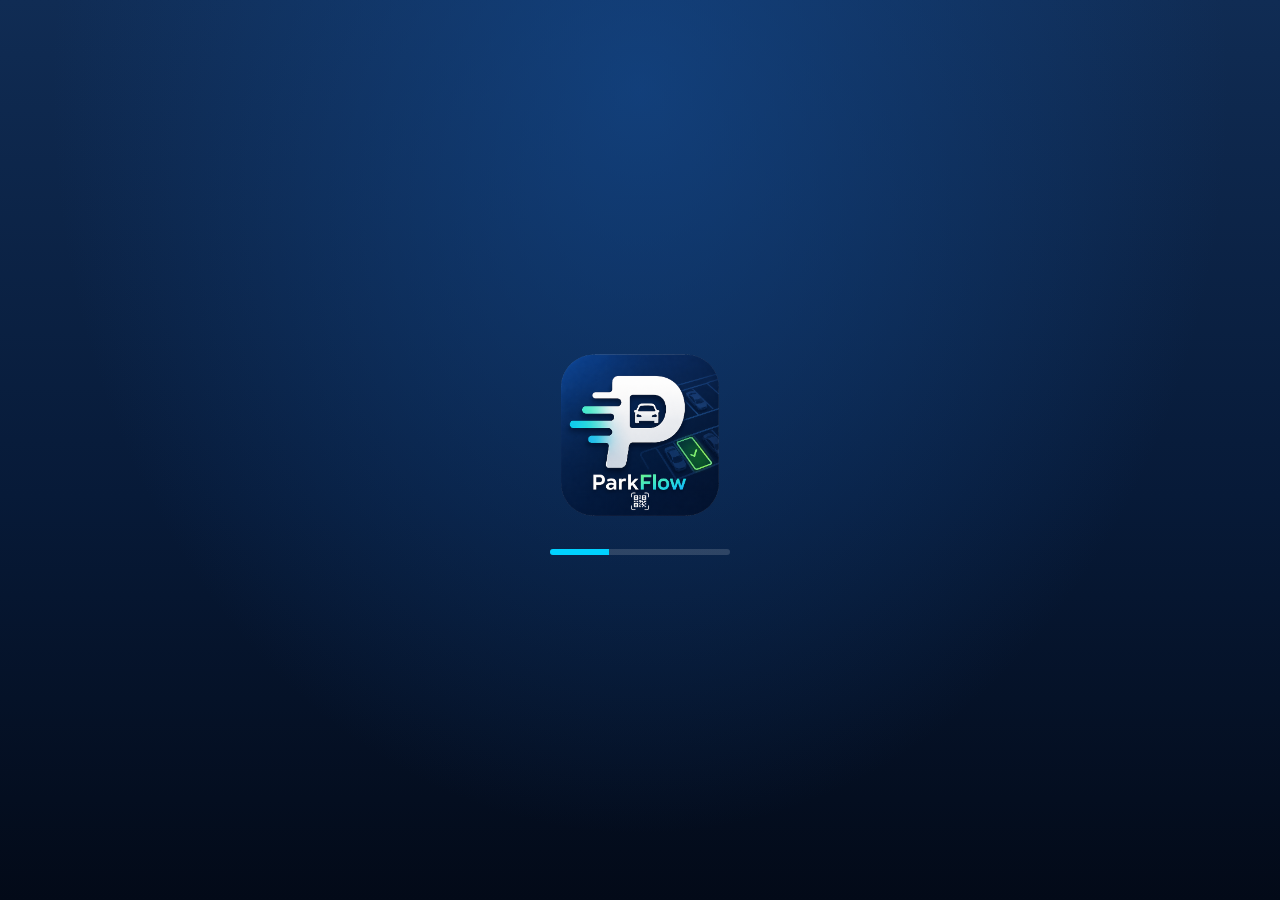
<file: index.html>
<!DOCTYPE html>
<html lang="pt-br">
  <head>
    <meta charset="UTF-8" />
    <meta http-equiv="X-UA-Compatible" content="IE=edge" />
    <meta name="viewport" content="width=device-width, initial-scale=1.0" />
    <link rel="stylesheet" href="src/css/global.css" />
    <title>ParkFlow</title>
  </head>

  <body>
    <script>
        window.location.href = "src/screens/splash.html";
    </script>
  </body>
</html>
</file>
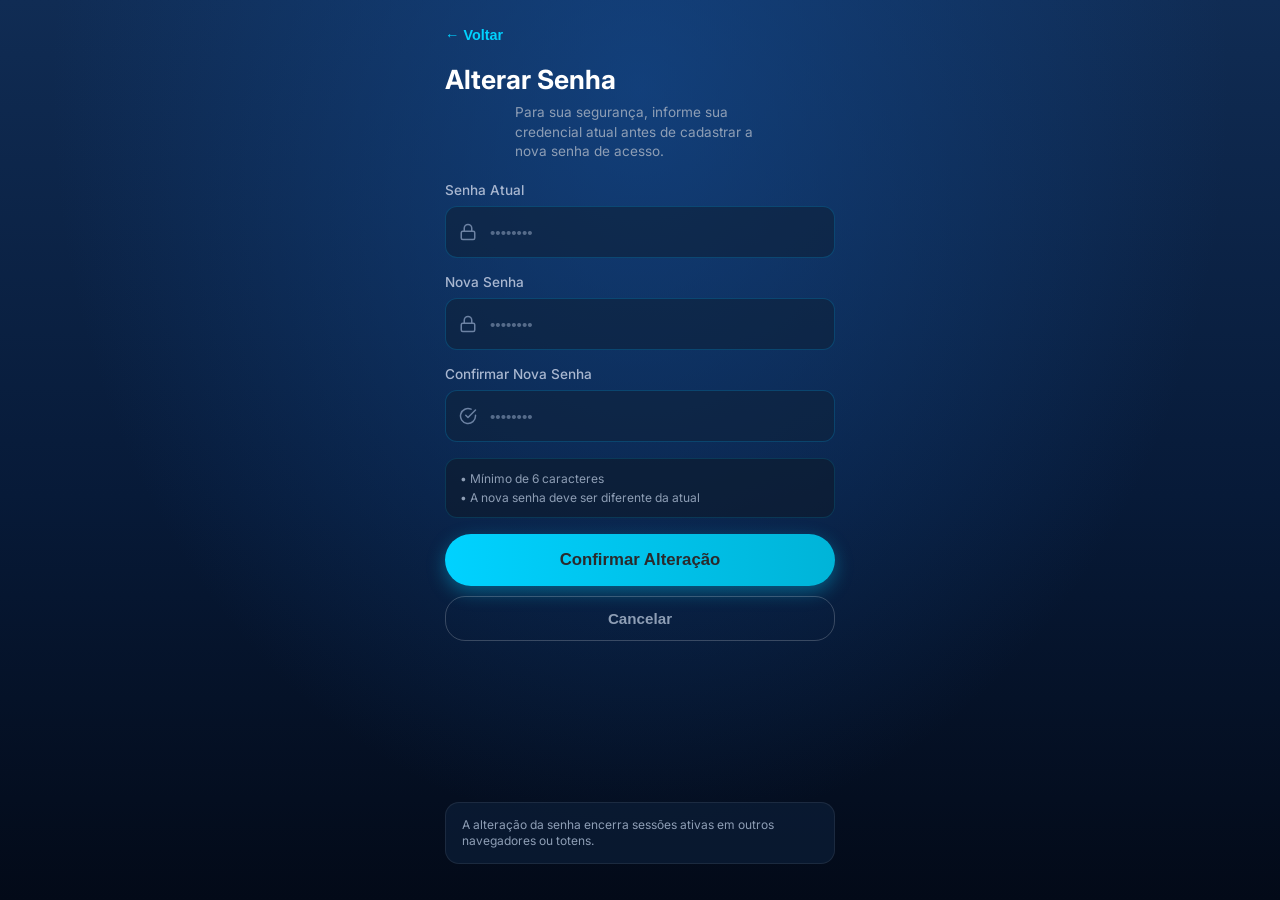
<file: src/screens/change-password.html>
<!DOCTYPE html>
<html lang="pt-BR">
<head>
  <meta charset="UTF-8" />
  <meta name="viewport" content="width=device-width, initial-scale=1.0" />
  <title>ParkFlow - Alterar Senha</title>
  <link rel="stylesheet" href="../css/global.css" />
  <link rel="stylesheet" href="../css/login.css" />
  <link rel="stylesheet" href="../css/change-password.css" />
</head>
<body>
  <main class="app-container change-pwd-screen">

    <div>
      <!-- Botão Voltar -->
      <button type="button" class="back-nav-btn" onclick="handleBackToOrigin()">
        &larr; Voltar
      </button>

      <h2 class="login-title" style="text-align: left;">Alterar Senha</h2>
      <p class="login-subtitle" style="text-align: left; margin-bottom: 20px;">
        Para sua segurança, informe sua credencial atual antes de cadastrar a nova senha de acesso.
      </p>

      <form id="changePwdForm" onsubmit="handleChangePassword(event)">
        
        <!-- Senha Antiga -->
        <div class="input-group">
          <label for="oldPassword" class="input-label">Senha Atual</label>
          <div class="input-wrapper">
            <span class="input-icon-left">
              <svg width="18" height="18" viewBox="0 0 24 24" fill="none" stroke="currentColor" stroke-width="2" stroke-linecap="round" stroke-linejoin="round">
                <rect x="3" y="11" width="18" height="11" rx="2" ry="2"></rect>
                <path d="M7 11V7a5 5 0 0 1 10 0v4"></path>
              </svg>
            </span>
            <input type="password" id="oldPassword" class="input-field" placeholder="••••••••" required />
          </div>
        </div>

        <!-- Nova Senha -->
        <div class="input-group">
          <label for="newPassword" class="input-label">Nova Senha</label>
          <div class="input-wrapper">
            <span class="input-icon-left">
              <svg width="18" height="18" viewBox="0 0 24 24" fill="none" stroke="currentColor" stroke-width="2" stroke-linecap="round" stroke-linejoin="round">
                <rect x="3" y="11" width="18" height="11" rx="2" ry="2"></rect>
                <path d="M7 11V7a5 5 0 0 1 10 0v4"></path>
              </svg>
            </span>
            <input type="password" id="newPassword" class="input-field" placeholder="••••••••" required />
          </div>
        </div>

        <!-- Confirmar Nova Senha -->
        <div class="input-group">
          <label for="confirmPassword" class="input-label">Confirmar Nova Senha</label>
          <div class="input-wrapper">
            <span class="input-icon-left">
              <svg width="18" height="18" viewBox="0 0 24 24" fill="none" stroke="currentColor" stroke-width="2" stroke-linecap="round" stroke-linejoin="round">
                <path d="M22 11.08V12a10 10 0 1 1-5.93-9.14"></path>
                <polyline points="22 4 12 14.01 9 11.01"></polyline>
              </svg>
            </span>
            <input type="password" id="confirmPassword" class="input-field" placeholder="••••••••" required />
          </div>
        </div>

        <div class="rules-box">
          <span>• Mínimo de 6 caracteres</span>
          <span>• A nova senha deve ser diferente da atual</span>
        </div>

        <!-- Botão Confirmar -->
        <button type="submit" class="btn-primary">
          Confirmar Alteração
        </button>

        <!-- Botão Cancelar -->
        <button type="button" class="btn-secondary-cancel" onclick="handleBackToOrigin()">
          Cancelar
        </button>

      </form>
    </div>

    <footer class="login-footer" style="padding-top: 14px;">
      <div class="info-card">
        <span class="info-card-text">
          A alteração da senha encerra sessões ativas em outros navegadores ou totens.
        </span>
      </div>
    </footer>

    <!-- MODAL DE SUCESSO DE ALTERAÇÃO DE SENHA -->
    <div id="changeSuccessModal" class="feedback-modal-overlay hidden">
      <div class="feedback-modal-card">
        <div class="feedback-icon success">
          <svg width="28" height="28" viewBox="0 0 24 24" fill="none" stroke="#00E676" stroke-width="2.5" stroke-linecap="round" stroke-linejoin="round">
            <polyline points="20 6 9 17 4 12"></polyline>
          </svg>
        </div>
        <h3 class="feedback-modal-title">Senha Alterada com Sucesso!</h3>
        <p class="feedback-modal-desc">
          Sua nova credencial foi atualizada. Utilize sua nova senha no próximo acesso ao ParkFlow.
        </p>
        <button type="button" class="btn-primary" onclick="handleBackToOrigin()">
          Concluir
        </button>
      </div>
    </div>
  </main>

  <script src="../js/change-password.js"></script>
</body>
</html>
</file>
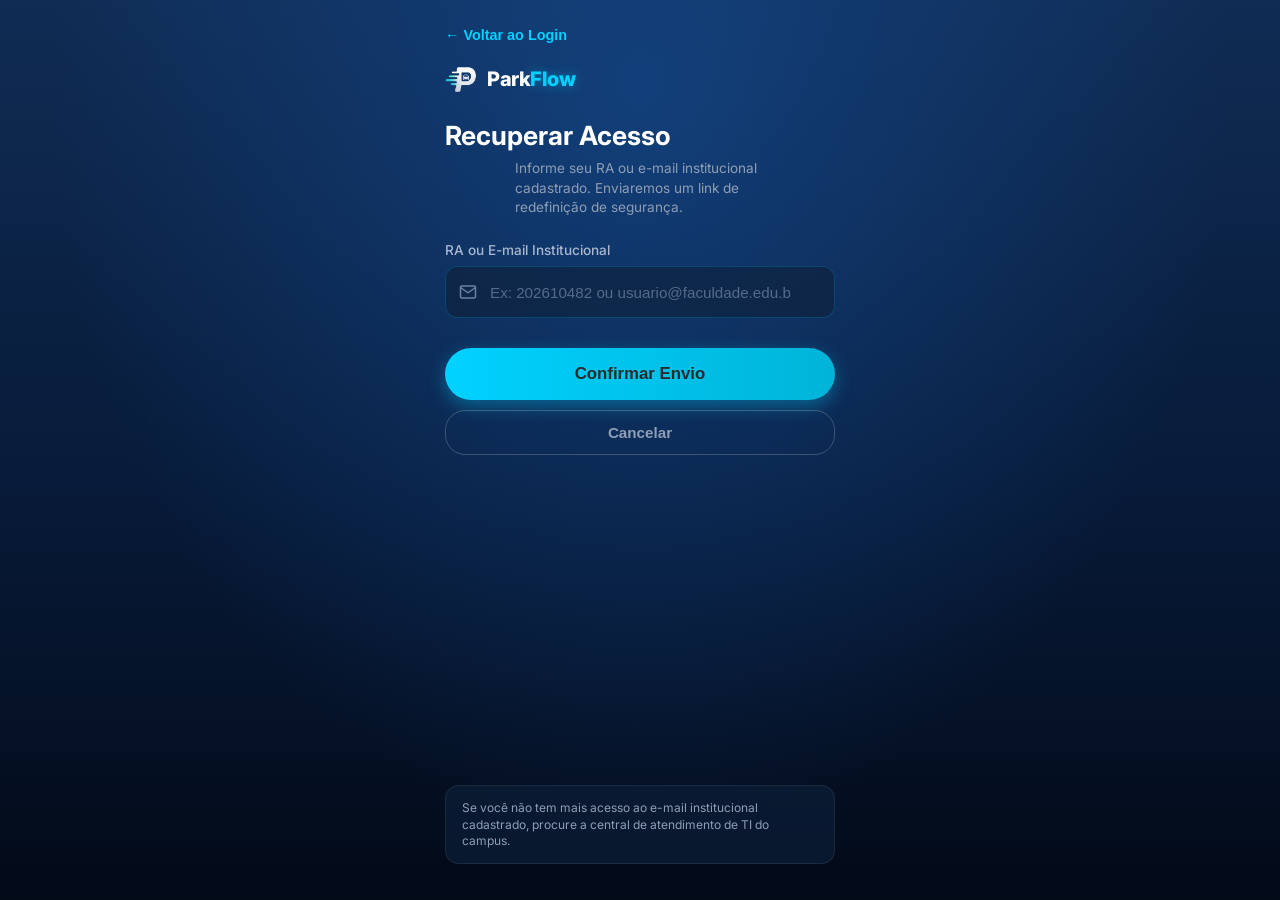
<file: src/screens/forgot-password.html>
<!DOCTYPE html>
<html lang="pt-BR">
<head>
  <meta charset="UTF-8" />
  <meta name="viewport" content="width=device-width, initial-scale=1.0" />
  <title>ParkFlow - Recuperação de Senha</title>
  <link rel="stylesheet" href="../css/global.css" />
  <link rel="stylesheet" href="../css/login.css" />
  <link rel="stylesheet" href="../css/forgot-password.css" />
</head>
<body>
  <main class="app-container auth-subpage">

    <div>
      <!-- Botão Voltar ao Login -->
      <button type="button" class="back-nav-btn" onclick="window.location.href='login.html'">
        &larr; Voltar ao Login
      </button>

      <!-- Sub Logo ParkFlow -->
      <div class="brand-header" style="justify-content: flex-start; margin-bottom: 24px;">
        <img src="../assets/ParkFlow Sub Logo.png" alt="ParkFlow Logo" class="brand-logo" style="width: 32px; height: 32px;" />
        <h1 class="brand-title" style="font-size: 1.25rem;">Park<span class="brand-flow">Flow</span></h1>
      </div>

      <!-- Formulário de Recuperação -->
      <h2 class="login-title" style="text-align: left;">Recuperar Acesso</h2>
      <p class="login-subtitle" style="text-align: left; margin-bottom: 24px;">
        Informe seu RA ou e-mail institucional cadastrado. Enviaremos um link de redefinição de segurança.
      </p>

      <form id="forgotForm" onsubmit="handleForgotSubmit(event)">
        <div class="input-group">
          <label for="recoveryIdentity" class="input-label">RA ou E-mail Institucional</label>
          <div class="input-wrapper">
            <span class="input-icon-left">
              <svg width="18" height="18" viewBox="0 0 24 24" fill="none" stroke="currentColor" stroke-width="2" stroke-linecap="round" stroke-linejoin="round">
                <path d="M4 4h16c1.1 0 2 .9 2 2v12c0 1.1-.9 2-2 2H4c-1.1 0-2-.9-2-2V6c0-1.1.9-2 2-2z"></path>
                <polyline points="22,6 12,13 2,6"></polyline>
              </svg>
            </span>
            <input 
              type="text" 
              id="recoveryIdentity" 
              class="input-field" 
              placeholder="Ex: 202610482 ou usuario@faculdade.edu.br" 
              required 
            />
          </div>
        </div>

        <button type="submit" class="btn-primary" style="margin-top: 14px;">
          Confirmar Envio
        </button>

        <button type="button" class="btn-secondary-cancel" onclick="window.location.href='login.html'">
          Cancelar
        </button>
      </form>
    </div>

    <!-- Informação de Rodapé -->
    <footer class="login-footer" style="padding-top: 20px;">
      <div class="info-card">
        <span class="info-card-text">
          Se você não tem mais acesso ao e-mail institucional cadastrado, procure a central de atendimento de TI do campus.
        </span>
      </div>
    </footer>

    <!-- Modal de Sucesso embutido no forgot-password.html (Fica invisível até o envio) -->
    <div id="successModal" class="feedback-modal-overlay hidden">
    <div class="feedback-modal-card">
        <div class="feedback-icon success">✉️</div>
        <h3 class="feedback-modal-title">Instruções Enviadas!</h3>
        <p class="feedback-modal-desc">
        Se o RA ou e-mail informado estiver cadastrado na base acadêmica, você receberá um link temporário para redefinir o acesso.
        </p>
        <button type="button" class="btn-primary" onclick="window.location.href='login.html'">
        Voltar ao Login
        </button>
    </div>
    </div>
  </main>

  <script src="../js/forgot-password.js"></script>
</body>
</html>
</file>
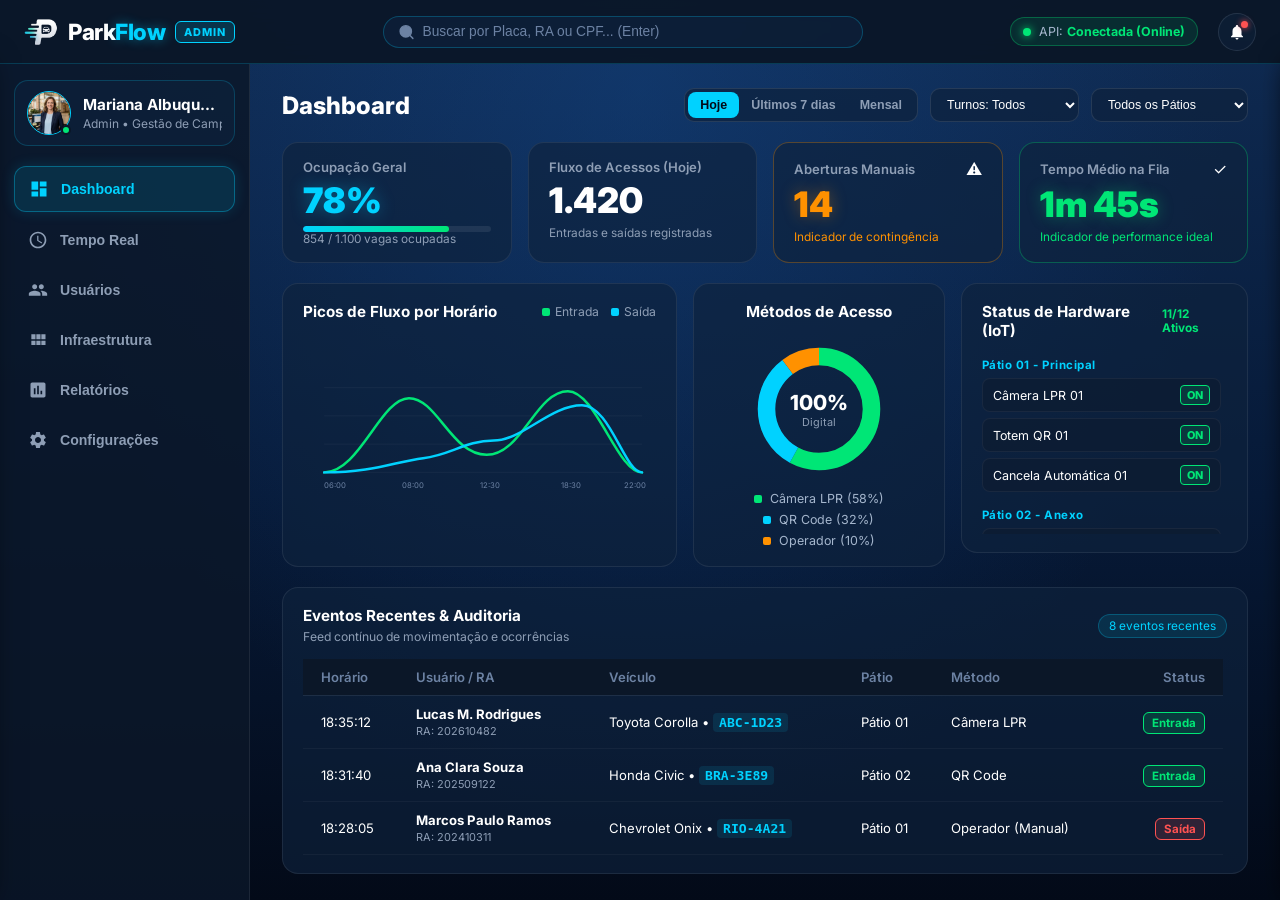
<file: src/screens/home-administrator.html>
<!DOCTYPE html>
<html lang="pt-BR">
  <head>
    <meta charset="UTF-8" />
    <meta name="viewport" content="width=device-width, initial-scale=1.0" />
    <title>ParkFlow - Painel do Administrador</title>
    <link rel="stylesheet" href="../css/global.css" />
    <link rel="stylesheet" href="../css/home-administrator.css" />
    <!-- Estilos do Mapa de Vagas Compartilhado -->
    <link rel="stylesheet" href="../css/park-map.css" />
  </head>

  <body class="admin-body">
    <!-- 1. Header Global 100% -->
    <header id="adminHeader" class="admin-topbar"></header>

    <!-- 2. Estrutura Principal -->
    <div class="admin-layout">
      <!-- Barra Lateral de Navegação e Perfil -->
      <aside id="adminSidebar" class="admin-sidebar"></aside>

      <!-- Área de Conteúdo Receptora (Dashboard, Usuários, etc.) -->
      <main id="adminMainContainer" class="admin-main"></main>
    </div>

    <!-- 3. Camada Global de Gavetas Flutuantes (Overlays/Drawers) -->
    <div id="adminDrawersLayer"></div>

    <!-- 1. Dados e Construtor do Mapa Compartilhado -->
    <script src="../components/parking-map-data.js"></script>

    <!-- 2. Componentes da Administração -->
    <script src="../components/admin-layout-components.js"></script>
    <script src="../components/admin-dashboard-view.js"></script>
    <script src="../components/admin-realtime-view.js"></script>
    <script src="../components/admin-reports-view.js"></script>
    <script src="../components/admin-users-view.js"></script>
    <script src="../components/admin-infra-view.js"></script>
    <script src="../components/admin-settings-view.js"></script>

    <!-- 3. Orquestrador -->
    <script src="../js/home-administrator.js"></script>
  </body>
</html>
</file>
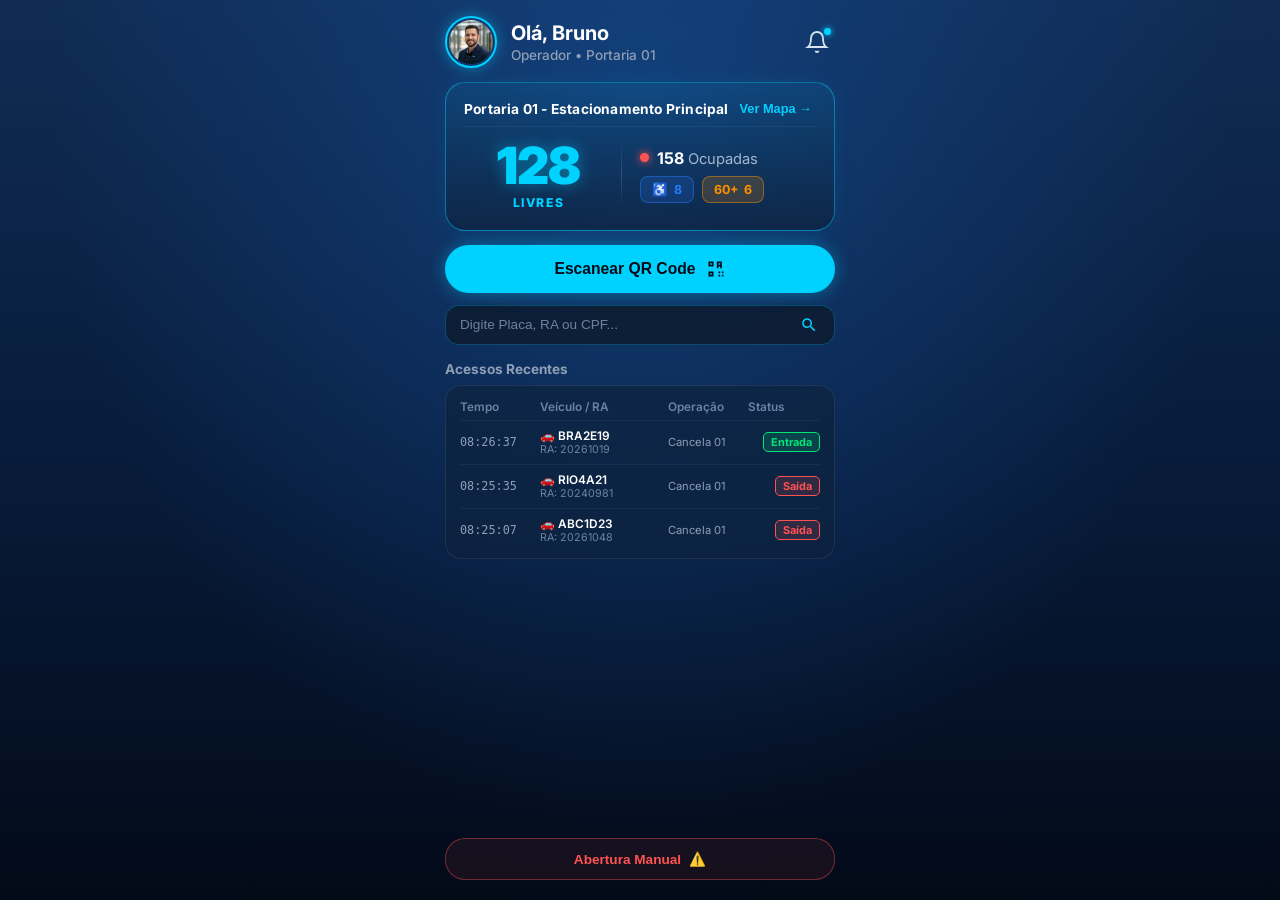
<file: src/screens/home-operator.html>
<!DOCTYPE html>
<html lang="pt-BR">
<head>
  <meta charset="UTF-8" />
  <meta name="viewport" content="width=device-width, initial-scale=1.0" />
  <title>ParkFlow - Painel do Operador</title>
  <link rel="stylesheet" href="../css/global.css" />
  <link rel="stylesheet" href="../css/home-operator.css" />
  <link rel="stylesheet" href="../css/login.css" />
</head>
<body>
  <main class="app-container operator-screen">

    <!-- Header do Operador (Perfil e Alertas) -->
    <header class="home-header">
      <div class="user-profile" onclick="openOperatorModal('operatorProfile')" style="cursor: pointer;">
        <div class="avatar-ring">
          <img src="../assets/operator-avatar.png" alt="Foto do Operador" class="avatar-img" />
        </div>
        <div class="user-info">
          <h1 class="user-name">Olá, Bruno</h1> 
          <span class="user-ra">Operador • Portaria 01</span>
        </div>
      </div>

      <button type="button" class="btn-notifications" onclick="openOperatorModal('operatorNotifications')" aria-label="Notificações">
        <img src="../assets/bell.svg" alt="Notificações" class="bell-icon" />
        <span class="notification-dot"></span>
      </button>
    </header>

    <!-- Card de Ocupação da Portaria Atual -->
    <section class="card-gray card-cyan operator-status-card">
      <div class="lot-header-row">
        <span class="lot-name">Portaria 01 - Estacionamento Principal</span>
        <button type="button" class="btn-map-link" onclick="ParkingMap(1)">
          Ver Mapa &rarr;
        </button>
      </div>

      <div class="lot-metrics-container">
        <!-- Lado Esquerdo: Livres em Destaque Neon -->
        <div class="metric-main-col">
          <span class="stat-number-giant">128</span>
          <span class="stat-tag-cyan">LIVRES</span>
        </div>

        <div class="metrics-separator"></div>

        <!-- Lado Direito: Ocupadas e Vagas Especiais -->
        <div class="metric-sub-col">
          <div class="metric-busy-line">
            <span class="dot-busy-small"></span>
            <span class="text-busy-count"><strong>158</strong> Ocupadas</span>
          </div>
          <div class="special-pills-row">
            <span class="badge-special pcd-badge">
              <span>♿</span> <strong>8</strong>
            </span>
            <span class="badge-special elderly-badge">
              <span>60+</span> <strong>6</strong>
            </span>
          </div>
        </div>
      </div>
    </section>

    <!-- Botão de Ação Primária: Escanear QR Code -->
    <section class="cta-section">
      <button type="button" class="btn-cyan-primary btn-scanner" onclick="openOperatorModal('operatorScanner')">
        <span>Escanear QR Code</span>
        <svg class="qr-btn-icon" viewBox="0 0 24 24">
          <path d="M3 3h6v6H3V3zm2 2v2h2V5H5zm8-2h6v6h-6V3zm2 2v2h2V5h-2zM3 15h6v6H3v-6zm2 2v2h2v-2H5zm10-2h2v2h-2v-2zm4 0h2v2h-2v-2zm-4 4h2v2h-2v-2zm4 0h2v2h-2v-2zM13 9h2v2h-2V9zm4 0h2v2h-2V9z"/>
        </svg>
      </button>
    </section>

    <!-- Busca Manual de Contingência -->
    <section class="search-section">
      <form class="search-bar-container" onsubmit="handleManualSearch(event)">
        <input 
          type="text" 
          id="manualSearchInput" 
          class="input-search-operator" 
          placeholder="Digite Placa, RA ou CPF..." 
          autocomplete="off" 
        />
        <button type="submit" class="btn-search-trigger" aria-label="Pesquisar">
          <svg viewBox="0 0 24 24" class="search-icon-svg">
            <path d="M15.5 14h-.79l-.28-.27C15.41 12.59 16 11.11 16 9.5 16 5.91 13.09 3 9.5 3S3 5.91 3 9.5 5.91 16 9.5 16c1.61 0 3.09-.59 4.23-1.57l.27.28v.79l5 4.99L20.49 19l-4.99-5zm-6 0C7.01 14 5 11.99 5 9.5S7.01 5 9.5 5 14 7.01 14 9.5 11.99 14 9.5 14z"/>
          </svg>
        </button>
      </form>
    </section>

    <!-- Tabela / Feed de Acessos Recentes (Agora com 4 registros) -->
    <section class="recent-logs-section">
      <h3 class="section-title">Acessos Recentes</h3>
      
      <div class="logs-table-wrapper card-gray">
        <div class="log-row log-header">
          <span>Tempo</span>
          <span>Veículo / RA</span>
          <span>Operação</span>
          <span class="text-right">Status</span>
        </div>

        <div class="log-row">
          <span class="log-time">08:26:37</span>
          <div class="log-user">
            <span class="log-vehicle">🚗 BRA2E19</span>
            <span class="log-sub">RA: 20261019</span>
          </div>
          <span class="log-badge-gate">Cancela 01</span>
          <span class="badge-status-entry">Entrada</span>
        </div>

        <div class="log-row">
          <span class="log-time">08:25:35</span>
          <div class="log-user">
            <span class="log-vehicle">🚗 RIO4A21</span>
            <span class="log-sub">RA: 20240981</span>
          </div>
          <span class="log-badge-gate">Cancela 01</span>
          <span class="badge-status-exit">Saída</span>
        </div>

        <div class="log-row">
          <span class="log-time">08:25:07</span>
          <div class="log-user">
            <span class="log-vehicle">🚗 ABC1D23</span>
            <span class="log-sub">RA: 20261048</span>
          </div>
          <span class="log-badge-gate">Cancela 01</span>
          <span class="badge-status-exit">Saída</span>
        </div>
      </div>
    </section>

    <!-- Abertura Manual -->
    <footer class="operator-footer-action">
      <button type="button" class="btn-manual-gate" onclick="openOperatorModal('manualGateOpen')">
        <span>Abertura Manual</span>
        <span class="warning-symbol">⚠️</span>
      </button>
    </footer>

    <!-- ESTRUTURA DO BOTTOM SHEET / MODAL PADRÃO DO PARKFLOW -->
    <div id="appModalOverlay" class="modal-overlay">
      <div class="bottom-sheet" onclick="event.stopPropagation()">
        <div class="sheet-drag-handle"></div>
        <header class="sheet-header">
          <div class="sheet-title-group">
            <h2 id="sheetTitle" class="sheet-title"></h2>
            <div id="sheetHeaderSub"></div>
          </div>
          <button type="button" id="sheetCloseIcon" class="btn-close-icon" aria-label="Fechar modal">✕</button>
        </header>

        <main id="sheetMain" class="sheet-main"></main>
        <footer id="sheetFooter" class="sheet-footer"></footer>
      </div>
    </div>

    <!-- MODAL DE FEEDBACK / SUCESSO DO OPERADOR (Substitui os alerts nativos) -->
    <div id="operatorSuccessModal" class="feedback-modal-overlay" style="display: none;">
      <div class="feedback-modal-card">
        <div id="operatorSuccessIcon" class="feedback-icon success">
          <svg width="28" height="28" viewBox="0 0 24 24" fill="none" stroke="#00E676" stroke-width="2.5" stroke-linecap="round" stroke-linejoin="round">
            <polyline points="20 6 9 17 4 12"></polyline>
          </svg>
        </div>
        <h3 id="operatorSuccessTitle" class="feedback-modal-title">Comando Enviado!</h3>
        <p id="operatorSuccessDesc" class="feedback-modal-desc">
          Cancela liberada com sucesso.
        </p>
        <button type="button" class="btn-primary" onclick="closeOperatorSuccessModal()">
          Concluir
        </button>
      </div>
    </div>

  </main>

  <script src="../components/modal-templates.js"></script>
  <script src="../js/modal.js"></script>
  <script src="../js/home-operator.js"></script>
</body>
</html>
</file>
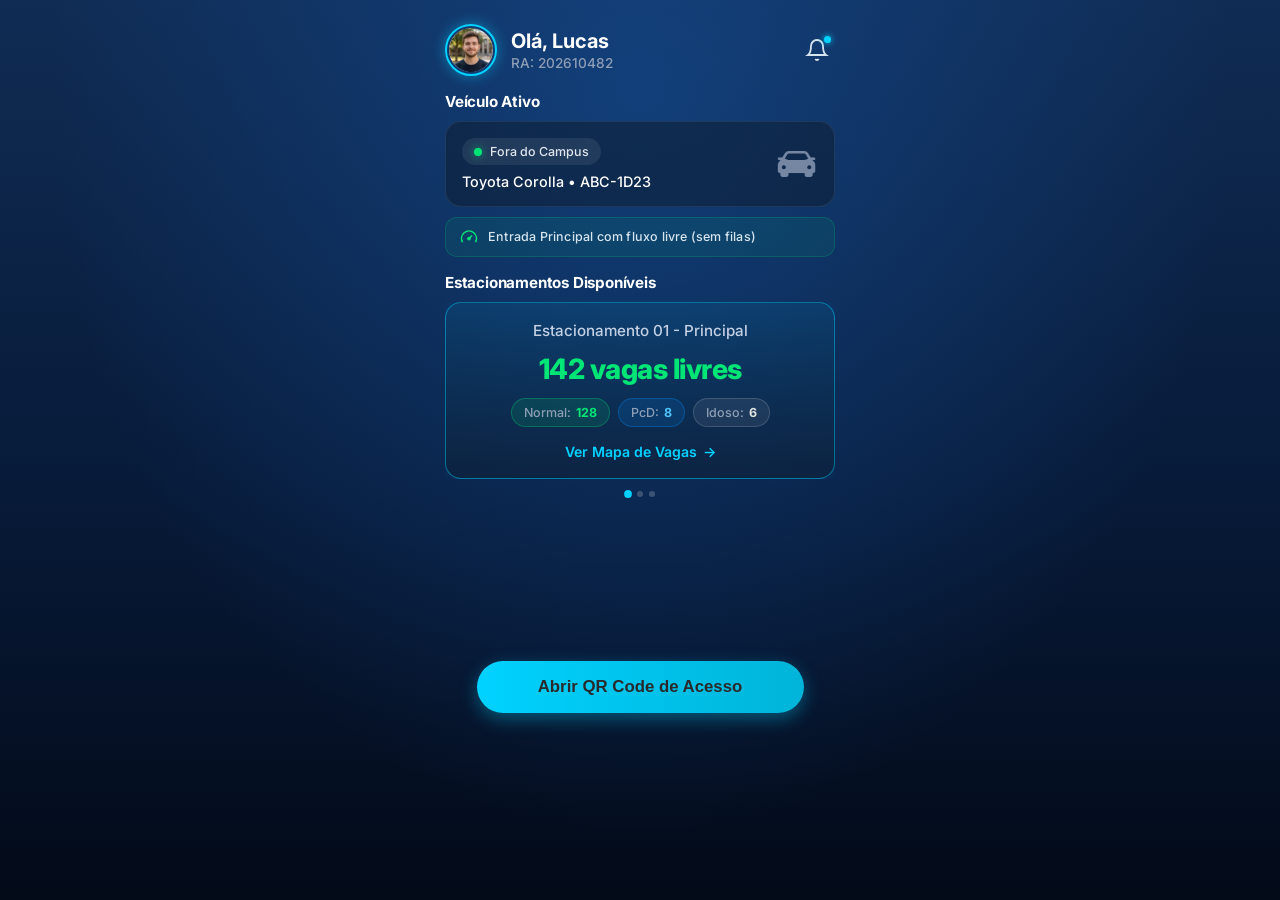
<file: src/screens/home-student.html>
<!DOCTYPE html>
<html lang="pt-BR">
<head>
    <meta charset="UTF-8">
    <meta name="viewport" content="width=device-width, initial-scale=1.0" />
    <link rel="stylesheet" href="../css/global.css">
    <link rel="stylesheet" href="../css/home-student.css">
    <title>ParkFlow - Home Student</title>
    <style>
        
    </style>
</head>

<body>
    <main class="app-container">
        <header class="home-header">
        <!--------------------------- PERFIL DO ALUNO (AVATAR + DADOS) ---------------------------->
        <div class="user-profile">
            <div class="avatar-ring">
                <img src="../assets/user-avatar.png" alt="Foto de perfil" class="avatar-img" />
            </div>
            
            <div class="user-info">
                <h1 class="user-name">Olá, Lucas</h1> 
                <span class="user-ra">RA: 202610482</span>
            </div>
        </div>

        <!--------------------- BOTÃO DE NOTIFICAÇÕES COM BADGE DE ALERTA ------------------------->
        <button type="button" class="btn-notifications" aria-label="Notificações">
            <img src="../assets/bell.svg" alt="Notificações" class="bell-icon" />
            <span class="notification-dot"></span>
        </button>
    </header>

        <!--------------------------------- SEÇÃO VEÍCULO ATIVO ---------------------------------->
        <span class="section-label">Veículo Ativo</span>
        <div class="card-gray card-vehicle" onclick="OpenVehiclesWindow()" style="cursor: pointer;">
            <div class="vehicle-info-col">
                <div class="status-badge">
                    <span class="status-dot"></span>
                    <span class="status-text">Fora do Campus</span>
                </div>
                <!-- ID para podermos atualizar o texto via JavaScript -->
                <span class="font-info-car" id="currentVehicleText">Toyota Corolla • ABC-1D23</span>
            </div>
            <!------------------------------ ÍCONE DO CARRO -------------------------------------->
            <img src="../assets/car-front.png" alt="Veículo" class="vehicle-icon" />
        </div>
        
        <!---------------------------- SEÇÃO FLUXO DE CARROS ------------------------------------->
        <div class="flow-status-banner">
            <img src="../assets/gauge.svg" alt="Velocímetro" class="flow-status-icon" />
            <span class="flow-status-text">Entrada Principal com fluxo livre (sem filas)</span>
        </div>

        <!----------------------- SEÇÃO ESTACIONAMENTOS: CARROSSEL -------------------------------->
        <span class="section-label">Estacionamentos Disponíveis</span>
        <div class="carousel-container">
            <!-- O JavaScript vai injetar os cards aqui dentro -->
            <div class="carousel-track" id="parkingCarousel"></div>

            <!-- Indicadores gerados dinamicamente -->
            <div class="carousel-dots" id="carouselDots"></div>
        </div>
        

        <!----------------------- SEÇÃO BOTÃO QR CODE -------------------------------->
        <footer class="footer-btn">
        <!-- Botão Abrir Janela Suspensa QR CODE -->
        <button type="button" class="btn-primary" onclick="OpenQRCodeWindow()">
            Abrir QR Code de Acesso
        </button>
    </footer>

    <!----------------------- SEÇÃO BOTTOM SHEET (JANELA SUSPENSA) -------------------------------->
    <div class="modal-overlay" id="appModalOverlay" aria-hidden="true">
        <div class="modal-sheet" id="appModalSheet" role="dialog" aria-modal="true">
            
            <!-- HEADER: Traço Drag-down + Linha de Título/Fechamento + Subtítulo/Ações -->
            <header class="sheet-header">
                <div class="sheet-drag-handle"></div>
                
                <div class="sheet-header-top">
                    <h2 class="sheet-title" id="sheetTitle">Título</h2>
                    <button type="button" class="btn-sheet-close-icon" id="sheetCloseIcon" aria-label="Fechar">
                        &times;
                    </button>
                </div>
                
                <!-- Espaço para subtítulo (Modal 01) ou links como "Marcar como lidas" (Modal 03) -->
                <div class="sheet-header-sub" id="sheetHeaderSub"></div>
            </header>

            <!-- MAIN: Conteúdo Variável (QR Code, Lista de Notificações, Perfil, etc.) -->
            <main class="sheet-main" id="sheetMain">
                <!-- Conteúdo dinâmico injetado aqui -->
            </main>

            <!-- FOOTER: Botão Principal ("Fechar", "Sair") ou Link ("Configurar alertas") -->
            <footer class="sheet-footer" id="sheetFooter">
                <!-- Rodapé dinâmico injetado aqui -->
            </footer>

        </div>
    </div>

    </main>

    <!-- 1. Componentes e dados globais -->
    <script src="../components/parking-card.js"></script>
    <script src="../components/vehicle-card.js"></script>
    <script src="../components/modal-templates.js"></script>
    <script src="../js/modal.js"></script>

    <!-- 2. Lógica principal da tela -->
    <script src="../js/home-student.js"></script>

</body>
</html>
</file>
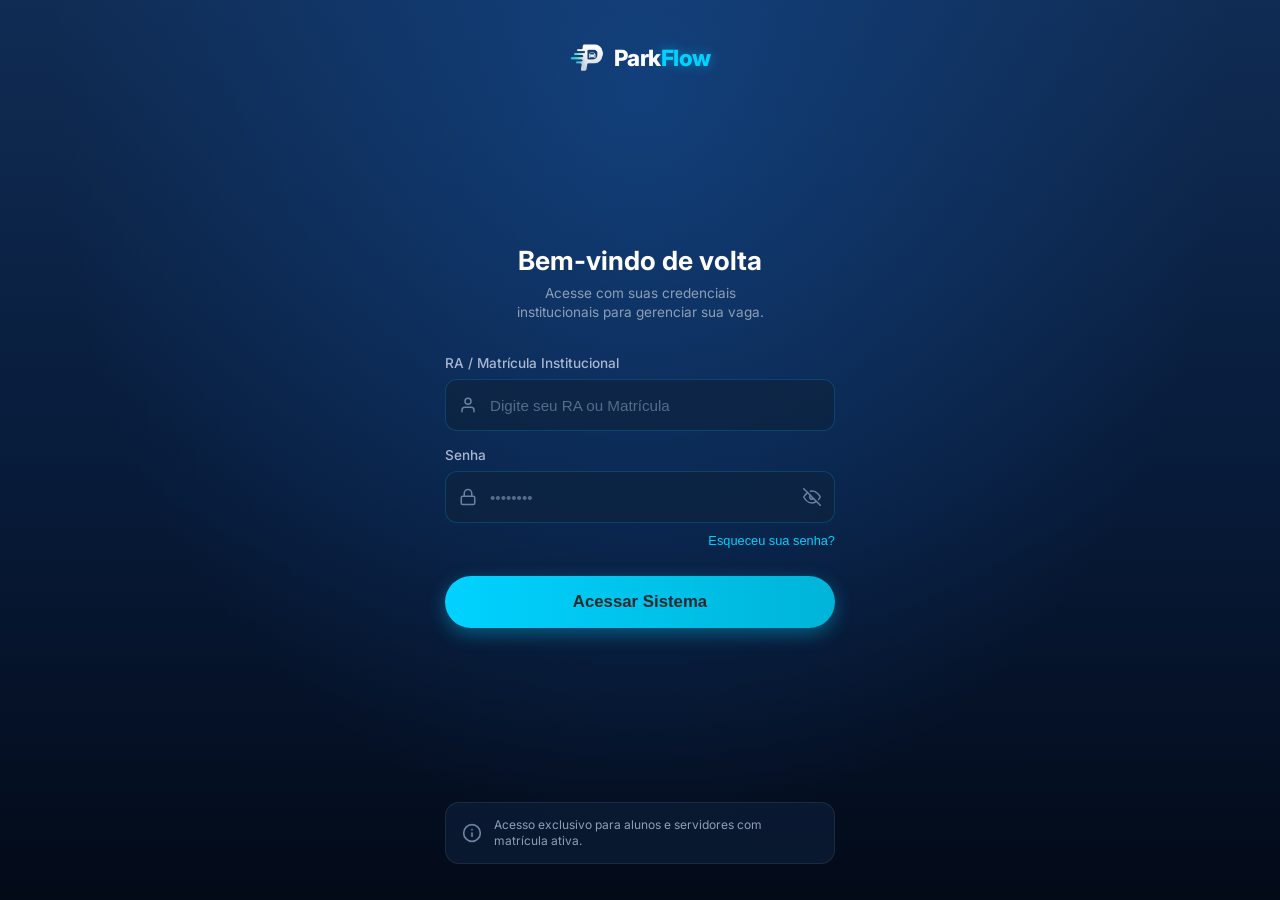
<file: src/screens/login.html>
<!DOCTYPE html>
<html lang="pt-BR">
    <head>
        <meta charset="UTF-8">
        <meta name="viewport" content="width=device-width, initial-scale=1.0" />
        <link rel="stylesheet" href="../css/global.css">
        <link rel="stylesheet" href="../css/login.css">
        <script src="../js/login.js"></script>
        <title>ParkFlow - Login Institucional</title>
    </head>

    <body>
        <main class="app-container login-screen">

            <!-- Header fixado no topo -->
            <header class="login-header">
                <div class="brand-header">
                    <img src="../assets/ParkFlow Sub Logo.png" alt="ParkFlow Logo" class="brand-logo" />
                    <h1 class="brand-title">Park<span class="brand-flow">Flow</span></h1>
                </div>
            </header>

            <!-- Miolo centralizado verticalmente -->
            <section class="login-content">
                <h2 class="login-title">Bem-vindo de volta</h2>
                <p class="login-subtitle">Acesse com suas credenciais institucionais para gerenciar sua vaga.</p>

                <!-- Formulário com suporte a tecla Enter -->
                <form id="loginForm" onsubmit="handleLoginSubmit(event)">
                    <!-- Input RA -->
                    <div class="input-group">
                        <label for="ra" class="input-label">RA / Matrícula Institucional</label>
                        <div class="input-wrapper" id="raWrapper">
                            <span class="input-icon-left">
                                <svg width="18" height="18" viewBox="0 0 24 24" fill="none" stroke="currentColor" stroke-width="2" stroke-linecap="round" stroke-linejoin="round">
                                    <path d="M20 21v-2a4 4 0 0 0-4-4H8a4 4 0 0 0-4 4v2"></path>
                                    <circle cx="12" cy="7" r="4"></circle>
                                </svg>
                            </span>
                            <input type="text" id="ra" class="input-field" placeholder="Digite seu RA ou Matrícula">
                        </div>
                    </div>

                    <!-- Input Senha -->
                    <div class="input-group">
                        <label for="senha" class="input-label">Senha</label>
                        <div class="input-wrapper" id="senhaWrapper">
                            <span class="input-icon-left">
                                <svg width="18" height="18" viewBox="0 0 24 24" fill="none" stroke="currentColor" stroke-width="2" stroke-linecap="round" stroke-linejoin="round">
                                    <rect x="3" y="11" width="18" height="11" rx="2" ry="2"></rect>
                                    <path d="M7 11V7a5 5 0 0 1 10 0v4"></path>
                                </svg>
                            </span>
                            <input type="password" id="senha" class="input-field" placeholder="••••••••">
                            <button type="button" class="input-icon-right" onclick="togglePasswordVisibility()" title="Exibir/Ocultar Senha">
                                <svg width="18" height="18" viewBox="0 0 24 24" fill="none" stroke="currentColor" stroke-width="2" stroke-linecap="round" stroke-linejoin="round">
                                    <path d="M17.94 17.94A10.07 10.07 0 0 1 12 20c-7 0-11-8-11-8a18.45 18.45 0 0 1 5.06-5.94M9.9 4.24A9.12 9.12 0 0 1 12 4c7 0 11 8 11 8a18.5 18.5 0 0 1-2.16 3.19m-6.72-1.07a3 3 0 1 1-4.24-4.24"></path>
                                    <line x1="1" y1="1" x2="23" y2="23"></line>
                                </svg>
                            </button>
                        </div>
                    </div>

                    <!-- Mensagem de Erro de Validação -->
                    <div id="loginErrorMessage" class="login-error-box hidden" role="alert"></div>

                    <!-- Link Esqueceu Senha -->
                    <div class="forgot-password-wrap">
                        <button type="button" class="btn-link" onclick="window.location.href='forgot-password.html'">
                            Esqueceu sua senha?
                        </button>
                    </div>

                    <!-- Botão Acessar -->
                    <button type="submit" class="btn-primary">
                        Acessar Sistema
                    </button>
                </form>
            </section>

            <!-- Footer na base da tela -->
            <footer class="login-footer">
                <div class="info-card">
                    <svg width="20" height="20" viewBox="0 0 24 24" fill="none" stroke="#6C82A3" stroke-width="2" stroke-linecap="round" stroke-linejoin="round" style="flex-shrink: 0;">
                        <circle cx="12" cy="12" r="10"></circle>
                        <line x1="12" y1="16" x2="12" y2="12"></line>
                        <line x1="12" y1="8" x2="12.01" y2="8"></line>
                    </svg>
                    <span class="info-card-text">
                        Acesso exclusivo para alunos e servidores com matrícula ativa.
                    </span>
                </div>
            </footer>
        </main>

        <script src="../js/login.js"></script>
    </body>
</html>
</file>
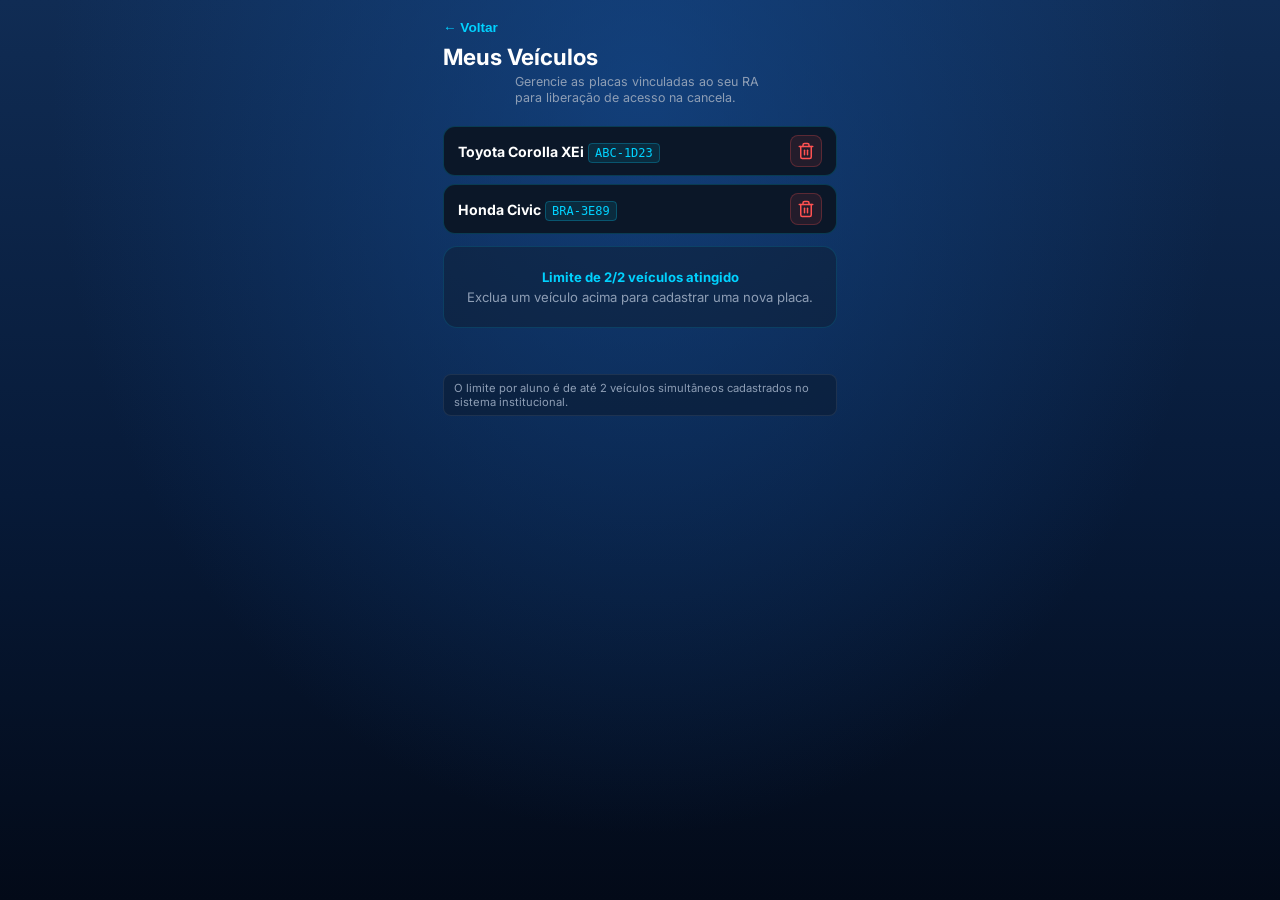
<file: src/screens/my-vehicles.html>
<!DOCTYPE html>
<html lang="pt-BR">
<head>
  <meta charset="UTF-8" />
  <meta name="viewport" content="width=device-width, initial-scale=1.0" />
  <title>ParkFlow - Meus Veículos</title>
  <link rel="stylesheet" href="../css/global.css" />
  <link rel="stylesheet" href="../css/login.css" />
  <link rel="stylesheet" href="../css/my-vehicles.css" />
</head>
<body>
  <main class="app-container vehicles-screen">

    <div>
      <!-- Botão Voltar -->
      <button type="button" class="back-nav-btn" onclick="window.location.href='home-student.html'">
        &larr; Voltar
      </button>

      <h2 class="login-title" style="text-align: left;">Meus Veículos</h2>
      <p class="login-subtitle" style="text-align: left; margin-bottom: 20px;">
        Gerencie as placas vinculadas ao seu RA para liberação de acesso na cancela.
      </p>

      <!-- Lista de Veículos Ativos -->
      <div id="vehiclesList" class="vehicles-list">
        <!-- Renderizado dinamicamente via JS -->
      </div>

      <!-- Formulário para Adicionar Veículo -->
      <div class="add-vehicle-box">
        <div class="box-title">
          <span>+ Cadastrar Novo Veículo</span>
        </div>

        <form id="addVehicleForm" onsubmit="handleAddVehicle(event)">
          <div class="input-group">
            <label for="vehicleModel" class="input-label">Modelo do Veículo</label>
            <div class="input-wrapper">
              <input 
                type="text" 
                id="vehicleModel" 
                class="input-field" 
                placeholder="Ex: Honda Civic, Onix, Titan 160" 
                required 
              />
            </div>
          </div>

          <div class="input-group">
            <label for="vehiclePlate" class="input-label">Placa (Mercosul ou Antiga)</label>
            <div class="input-wrapper">
              <input 
                type="text" 
                id="vehiclePlate" 
                class="input-field" 
                placeholder="Ex: BRA2E19 ou ABC-1234" 
                maxlength="8" 
                style="text-transform: uppercase;"
                required 
              />
            </div>
          </div>

          <button type="submit" class="btn-primary" style="margin-top: 10px;">
            Salvar Veículo
          </button>
        </form>
      </div>
    </div>

    <!-- Rodapé Informativo -->
    <footer class="login-footer" style="padding-top: 14px;">
      <div class="info-card">
        <span class="info-card-text">
          O limite por aluno é de até 2 veículos simultâneos cadastrados no sistema institucional.
        </span>
      </div>
    </footer>

    <!-- MODAL DE CONFIRMAÇÃO DE EXCLUSÃO -->
    <div id="deleteVehicleModal" class="feedback-modal-overlay" style="display: none;">
      <div class="feedback-modal-card">
        <div class="feedback-icon danger">
          <svg width="28" height="28" viewBox="0 0 24 24" fill="none" stroke="#FF5252" stroke-width="2.5" stroke-linecap="round" stroke-linejoin="round">
            <polyline points="3 6 5 6 21 6"></polyline>
            <path d="M19 6v14a2 2 0 0 1-2 2H7a2 2 0 0 1-2-2V6m3 0V4a2 2 0 0 1 2-2h4a2 2 0 0 1 2 2v2"></path>
            <line x1="10" y1="11" x2="10" y2="17"></line>
            <line x1="14" y1="11" x2="14" y2="17"></line>
          </svg>
        </div>
        <h3 class="feedback-modal-title">Remover Veículo?</h3>
        <p class="feedback-modal-desc">
          Tem certeza de que deseja desvincular esta placa do seu acesso ao estacionamento?
        </p>
        
        <button type="button" class="btn-danger-confirm" onclick="confirmDeleteVehicle()">
          Sim, Remover
        </button>
        <button type="button" class="btn-modal-close" onclick="closeDeleteModal()" style="margin-top: 0;">
          Cancelar
        </button>
      </div>
    </div>

  </main>

  <script src="../js/my-vehicles.js"></script>
</body>
</html>
</file>
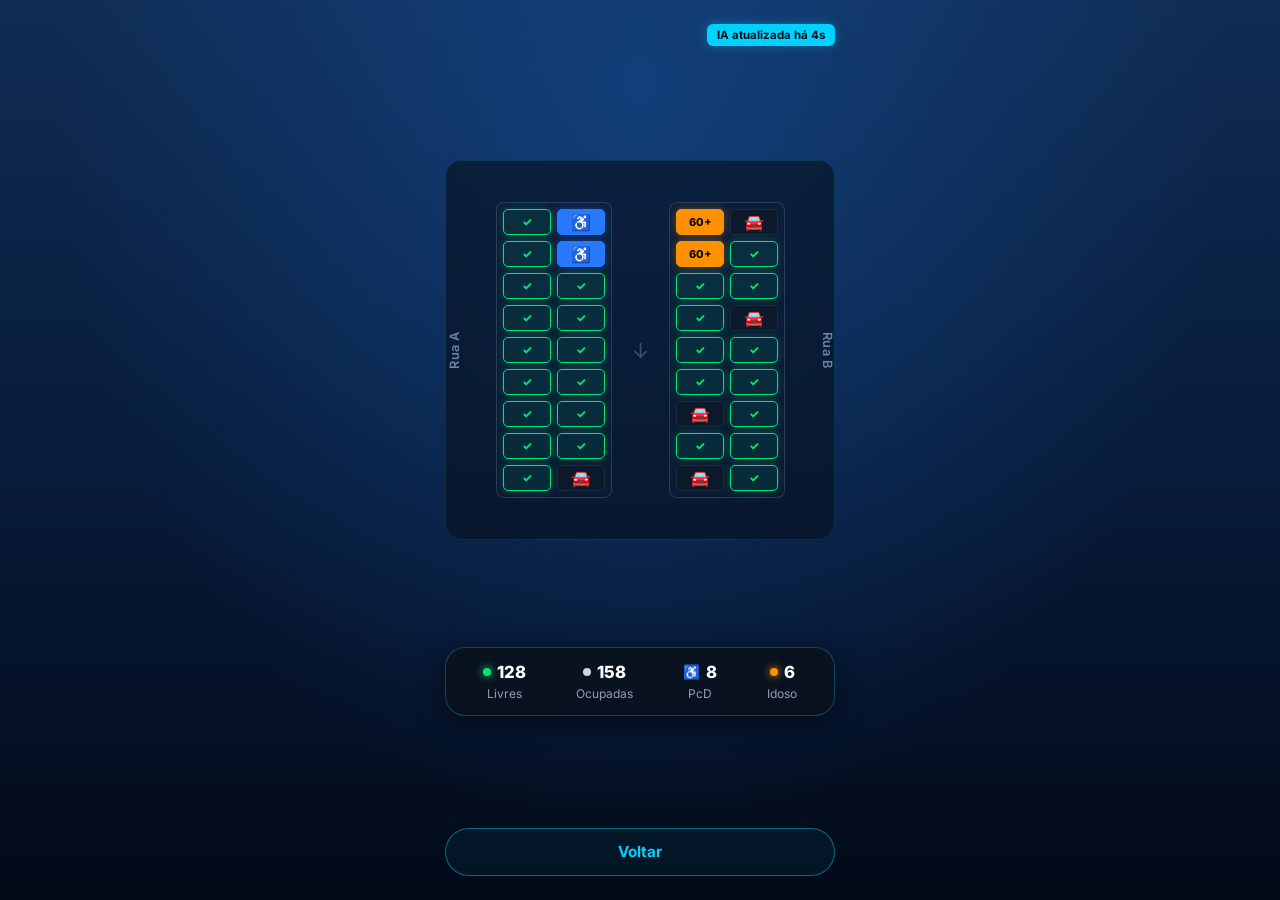
<file: src/screens/park-map.html>
<!DOCTYPE html>
<html lang="pt-BR">
<head>
  <meta charset="UTF-8" />
  <meta name="viewport" content="width=device-width, initial-scale=1.0" />
  <link rel="stylesheet" href="../css/global.css" />
  <link rel="stylesheet" href="../css/park-map.css" />
  <title>ParkFlow - Mapa 2D de Vagas</title>
</head>

<body>
  <main class="app-container map-screen">

    <!-- Indicador de atualização por IA -->
    <div class="map-badge-header">
      <span class="ia-badge" id="mapIaBadge">IA atualizada há 4s</span>
    </div>

    <!-- Viewport (Janela de Visualização) -->
    <section class="map-viewport" id="mapViewport">
      <!-- Camada arrastável e com escala -->
      <div class="map-pan-layer" id="mapPanLayer">
        <div class="map-canvas" id="mapCanvas">
          <!-- O JavaScript injeta o mapa aqui -->
        </div>
      </div>
    </section>

    <!-- Resumo numérico inferior -->
    <section class="resume-spots" id="resumeSpots">
      <!-- O JavaScript injeta o resumo aqui -->
    </section>

    <!-- Botão Voltar -->
    <footer class="map-footer">
      <button type="button" class="btn-modal-close" onclick="handleBack()">
        Voltar
      </button>
    </footer>
  </main>

  <!-- 1. Componentes e dados do mapa -->
  <script src="../components/parking-map-data.js"></script>

  <!-- 2. Controlador da página -->
  <script src="../js/park-map.js"></script>
</body>
</html>
</file>
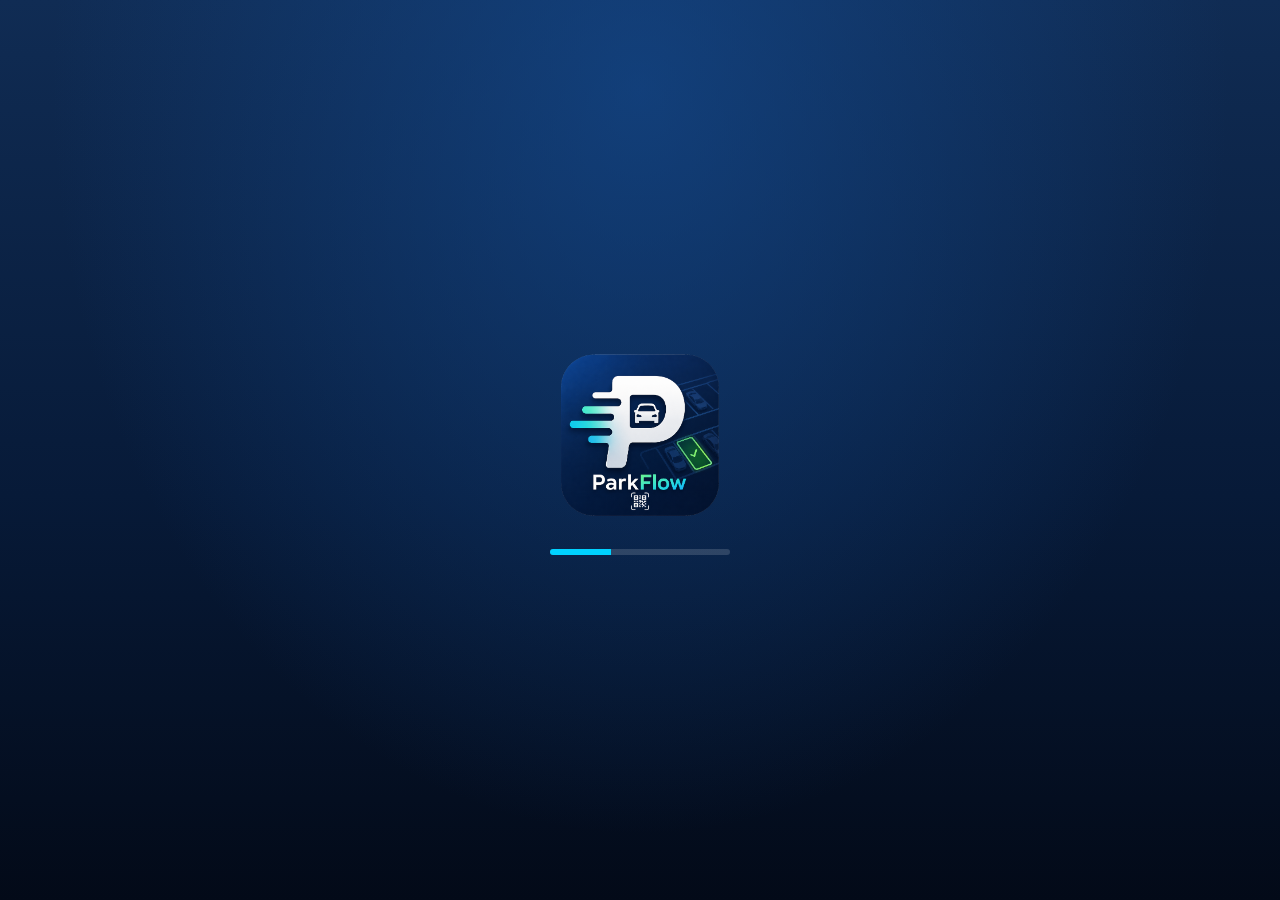
<file: src/screens/splash.html>
<!DOCTYPE html>
<html lang="pt-BR">
<head>
    <meta charset="UTF-8">
    <meta name="viewport" content="width=device-width, initial-scale=1.0" />
    <link rel="stylesheet" href="../css/global.css">
    <link rel="stylesheet" href="../css/splash.css">
    <title>ParkFlow - Carregando</title>
</head>

<body>
    <main class="splash-container">
        <div class="logo-loader-wrapper">
            <!-- 1ª camada: desbotada/transparente no fundo -->
            <img 
                src="../assets/ParkFlow Logo.png" 
                alt="ParkFlow Logo Fundo" 
                class="logo-layer logo-bg" 
            />
            
            <!-- 2ª camada: colorida, animada de baixo para cima -->
            <img 
                src="../assets/ParkFlow Logo.png" 
                alt="ParkFlow Logo Carregando" 
                class="logo-layer logo-fill" 
            />
        </div>

        <!-- Barra de progresso manipulada pelo splash.js -->
        <div class="progress-track">
            <div id="progress" class="progress-bar"></div>
        </div>

    </main>


    <script src="../js/splash.js"></script>

</body>
</html>
</file>
<file: src/css/global.css>
/* =========================================
   0. IMPORTAÇÃO DE TIPOGRAFIA
   ========================================= */
@import url('https://fonts.googleapis.com/css2?family=Inter:wght@400;500;600;700;800&display=swap');

/* =========================================
   1. RESET E CONFIGURAÇÕES GLOBAIS
   ========================================= */
* {
  margin: 0;
  padding: 0;
  box-sizing: border-box;
}

html, body {
  min-height: 100%;
}

body {
  /* Utiliza a fonte Inter como primária, com fallbacks modernos */
  font-family: 'Inter', -apple-system, BlinkMacSystemFont, 'Segoe UI', Roboto, sans-serif;
  color: #FFFFFF;

  /* Fundo gradiente característico do ParkFlow */
  background:
    radial-gradient(
      ellipse at 50% 10%,
      rgba(20, 75, 145, 0.65),
      transparent 65%
    ),
    linear-gradient(
      180deg,
      #102C54 0%,
      #071A38 55%,
      #030A18 100%
    );

  background-repeat: no-repeat;
  background-attachment: fixed;
  min-height: 100vh;
}

/* Contentor principal Mobile-First */
.app-container {
  width: 100%;
  min-width: 320px;
  max-width: 430px;
  min-height: 100vh;
  margin: 0 auto;
  padding: 24px 20px;
  display: flex;
  flex-direction: column;
}

/* =========================================
   2. TIPOGRAFIA COMPARTILHADA
   ========================================= */
/* Rótulos padronizados para iniciar novas secções */
.section-label {
  display: block;
  font-size: 0.95rem;
  font-weight: 700;
  color: #FFFFFF;
  margin-bottom: 10px;
  letter-spacing: -0.2px;
}

/* =========================================
   3. IDENTIDADE VISUAL E MARCA (LOGIN)
   ========================================= */
.brand-header {
  display: flex;
  align-items: center;
  justify-content: center;
  gap: 10px;
  width: 100%;
}

.brand-logo {
  width: 34px;
  height: 34px;
  object-fit: contain;
}

.brand-title {
  font-size: 1.4rem;
  font-weight: 800;
  color: #FFFFFF;
  letter-spacing: -0.5px;
}

.brand-flow {
  color: #00D2FF;
  text-shadow: 0 0 12px rgba(0, 210, 255, 0.45);
}

/* =========================================
   4. SISTEMA DE CARDS GENÉRICOS
   ========================================= */
/* Container base cinzento/translúcido (adota a largura do elemento pai) */
.card-gray {
  width: 100%;
  padding: 16px;
  background: rgba(14, 34, 61, 0.65);
  border: 1px solid rgba(255, 255, 255, 0.08);
  border-radius: 16px;
  box-sizing: border-box;
  display: flex;
  flex-direction: column;
  transition: border-color 0.2s, box-shadow 0.2s;
}

/* Cartão de aviso com borda translúcida e ícone à esquerda */
.info-card {
  width: 100%;
  display: flex;
  align-items: center;
  gap: 12px;
  padding: 14px 16px;
  background: rgba(12, 30, 56, 0.7);
  border: 1px solid rgba(255, 255, 255, 0.08);
  border-radius: 14px;
}

.info-card-text {
  font-size: 0.75rem;
  line-height: 1.35;
  color: #8E9EB5;
}

/* Espaçamento interno mais compacto (ideal para cards lado a lado ou avisos) */
.card-sm {
  padding: 12px;
}

/* Modificador Ciano (Destaque Principal / Vagas) */
.card-cyan {
  border-color: rgba(0, 210, 255, 0.45);
  background: linear-gradient(
    180deg,
    rgba(0, 210, 255, 0.08) 0%,
    rgba(14, 34, 61, 0.75) 100%
  );
  box-shadow: 0 0 20px rgba(0, 210, 255, 0.08);
}

/* Modificador Verde (Acesso Liberado / Veículo Ativo / Sucesso) */
.card-green {
  border-color: rgba(0, 230, 118, 0.55);
  background: linear-gradient(
    180deg,
    rgba(0, 230, 118, 0.08) 0%,
    rgba(14, 34, 61, 0.75) 100%
  );
  box-shadow: 0 0 20px rgba(0, 230, 118, 0.12);
}

/* Modificador Laranja/Âmbar (Avisos / Regra Anti-Passback) */
.card-warning {
  border-color: rgba(255, 171, 0, 0.5);
  background: linear-gradient(
    180deg,
    rgba(255, 171, 0, 0.08) 0%,
    rgba(14, 34, 61, 0.75) 100%
  );
  box-shadow: 0 0 20px rgba(255, 171, 0, 0.08);
}

/* Modificador Vermelho (Lotação / Bloqueio / Falha) */
.card-danger {
  border-color: rgba(255, 82, 82, 0.5);
  background: linear-gradient(
    180deg,
    rgba(255, 82, 82, 0.08) 0%,
    rgba(14, 34, 61, 0.75) 100%
  );
  box-shadow: 0 0 20px rgba(255, 82, 82, 0.08);
}

/* Modificador Tracejado (Adicionar Novo Item / Ação Secundária) */
.card-dashed {
  background: transparent;
  border: 1px dashed rgba(255, 255, 255, 0.2);
}

/* =========================================
   5. BOTÕES (PRIMÁRIOS, LINKS E AÇÕES GERAIS)
   ========================================= */
/* Botão principal (Call to Action) com efeito degradê */
.btn-primary {
  width: 100%;
  height: 52px;
  background: linear-gradient(90deg, #00D2FF 0%, #00B4D8 100%);
  border: none;
  border-radius: 26px;
  color: #2a2a2c;
  font-size: 1.05rem;
  font-weight: 700;
  cursor: pointer;
  box-shadow: 0 6px 18px rgba(0, 210, 255, 0.35);
  transition: transform 0.1s, filter 0.2s;
  margin-top: auto; /* Empurra o botão suavemente para o rodapé do container */
}

.btn-primary:active {
  transform: scale(0.98);
  filter: brightness(0.95);
}

/* Botão sem fundo que assume aparência de link (ciano) */
.btn-link {
  background: none;
  border: none;
  color: #00D2FF;
  font-size: 0.8rem;
  font-weight: 500;
  cursor: pointer;
  padding: 0;
  text-decoration: none;
  transition: color 0.2s, text-decoration 0.2s;
}

.btn-link:hover {
  text-decoration: underline;
  color: #70E1FF;
}

/* Contentor padrão para botões de rodapé */
.footer-btn {
  width: 90%;
  padding:12px;
  margin:auto;
}

/* =========================================
   6. CAMPOS DE FORMULÁRIO E INPUTS (LOGIN)
   ========================================= */
/* Container vertical que engloba rótulo e campo */
.input-group {
  display: flex;
  flex-direction: column;
  gap: 8px;
  margin-bottom: 16px;
  width: 100%;
}

/* Rótulo superior do campo */
.input-label {
  font-size: 0.85rem;
  font-weight: 500;
  color: #A9B7D0;
}

/* Envoltório relativo para fixação dos ícones laterais */
.input-wrapper {
  position: relative;
  display: flex;
  align-items: center;
  width: 100%;
}

/* Ícone fixo à esquerda (decorativo) */
.input-icon-left {
  position: absolute;
  left: 14px;
  color: #6C82A3;
  display: flex;
  align-items: center;
  pointer-events: none;
}

/* Botão interativo de ícone à direita (ex: ver senha) */
.input-icon-right {
  position: absolute;
  right: 14px;
  color: #6C82A3;
  background: none;
  border: none;
  cursor: pointer;
  display: flex;
  align-items: center;
  padding: 0;
}

/* Caixa de texto com preenchimento lateral para não encavalar com os ícones */
.input-field {
  width: 100%;
  height: 52px;
  padding: 0 44px 0 44px;
  background: rgba(14, 34, 61, 0.65);
  border: 1px solid rgba(0, 180, 255, 0.22);
  border-radius: 12px;
  color: #FFFFFF;
  font-size: 0.95rem;
  outline: none;
  transition: border-color 0.2s, box-shadow 0.2s;
}

.input-field::placeholder {
  color: #556B8A;
}

.input-field:focus {
  border-color: #00D2FF;
  box-shadow: 0 0 0 3px rgba(0, 210, 255, 0.15);
}

/* =========================================
   7. JANELA SUSPENSA (MODAL / BOTTOM SHEET)
   ========================================= */
/* Fundo que escurece o resto do ecrã */
.modal-overlay {
  position: fixed;
  inset: 0;
  width: 100%;
  height: 100%;
  background: rgba(3, 10, 24, 0.72);
  backdrop-filter: blur(8px);
  -webkit-backdrop-filter: blur(8px);
  z-index: 1000;
  display: flex;
  justify-content: center;
  align-items: flex-end;
  opacity: 0;
  pointer-events: none;
  transition: opacity 0.28s ease;
}

.modal-overlay.active {
  opacity: 1;
  pointer-events: auto;
}

/* Contentor que desliza de baixo para cima */
.modal-sheet {
  width: 100%;
  max-width: 430px;
  background: rgba(14, 34, 61, 0.94);
  border-top: 1px solid rgba(0, 210, 255, 0.25);
  border-left: 1px solid rgba(255, 255, 255, 0.08);
  border-right: 1px solid rgba(255, 255, 255, 0.08);
  border-radius: 28px 28px 0 0;
  padding: 12px 20px 24px 20px;
  box-shadow: 0 -10px 35px rgba(0, 0, 0, 0.65);
  display: flex;
  flex-direction: column;
  max-height: 90vh;
  transform: translateY(100%);
  transition: transform 0.32s cubic-bezier(0.18, 0.89, 0.32, 1);
}

.modal-overlay.active .modal-sheet {
  transform: translateY(0);
}

/* Elementos Estruturais Internos do Modal */
.sheet-drag-handle {
  width: 42px;
  height: 4px;
  background-color: rgba(255, 255, 255, 0.22);
  border-radius: 4px;
  margin: 0 auto 12px auto;
}

.sheet-header {
  width: 100%;
  display: flex;
  flex-direction: column;
  margin-bottom: 16px;
}

.sheet-header-top {
  position: relative;
  display: flex;
  align-items: center;
  justify-content: center;
  width: 100%;
  min-height: 32px;
}

.sheet-title {
  font-size: 1.3rem;
  font-weight: 800;
  color: #FFFFFF;
  text-align: center;
}

/* Botão circular de fechar (✕) no Canto superior direito */
.btn-sheet-close-icon {
  position: absolute;
  right: 0;
  top: 50%;
  transform: translateY(-50%);
  width: 32px;
  height: 32px;
  border-radius: 50%;
  background: rgba(255, 255, 255, 0.08);
  border: 1px solid rgba(255, 255, 255, 0.12);
  color: #CBD5E1;
  font-size: 1.2rem;
  line-height: 1;
  display: flex;
  align-items: center;
  justify-content: center;
  cursor: pointer;
  transition: background 0.2s, color 0.2s;
}

.btn-sheet-close-icon:hover {
  background: rgba(255, 255, 255, 0.16);
  color: #FFFFFF;
}

.sheet-header-sub {
  width: 100%;
  margin-top: 6px;
  text-align: center;
}

/* Main com rolagem independente se o conteúdo passar da tela */
.sheet-main {
  width: 100%;
  display: flex;
  flex-direction: column;
  overflow-y: auto;
  scrollbar-width: none; /* Oculta a barra nativa */
}

.sheet-main::-webkit-scrollbar {
  display: none;
}

.sheet-footer {
  width: 100%;
  margin-top: 16px;
  display: flex;
  flex-direction: column;
  align-items: center;
  gap: 8px;
}

/* Botão alongado padrão no rodapé da janela suspensa */
.btn-modal-close {
  width: 100%;
  height: 48px;
  background: rgba(0, 210, 255, 0.05);
  border: 1.5px solid rgba(0, 210, 255, 0.45);
  border-radius: 24px;
  color: #00D2FF;
  font-family: inherit;
  font-size: 0.95rem;
  font-weight: 700;
  display: flex;
  align-items: center;
  justify-content: center;
  cursor: pointer;
  outline: none;
  box-sizing: border-box;
  transition: background-color 0.2s ease, border-color 0.2s ease, transform 0.1s ease;
  -webkit-tap-highlight-color: transparent;
}

/* Efeito ao passar o cursor */
.btn-modal-close:hover {
  background: rgba(0, 210, 255, 0.15);
  border-color: #00D2FF;
}

/* Efeito ao pressionar/tocar no mobile */
.btn-modal-close:active {
  transform: scale(0.98);
  background: rgba(0, 210, 255, 0.22);
}

/* Modificador de perigo para o botão de Logout */
.btn-modal-close.danger {
  color: #FF5252;
  border-color: rgba(255, 82, 82, 0.45);
  background: rgba(255, 82, 82, 0.05);
}

.btn-modal-close.danger:hover {
  background: rgba(255, 82, 82, 0.15);
  border-color: #FF5252;
}

.btn-modal-close.danger:active {
  background: rgba(255, 82, 82, 0.22);
}

/* =========================================
   8. CONTEÚDO DO MODAL: AVISOS E NOTIFICAÇÕES
   ========================================= */
/* Ações do cabeçalho de avisos */
.notice-header-actions {
  display: flex;
  justify-content: flex-end;
  align-items: center;
  width: 100%;
  margin-top: 2px;
  margin-bottom: 8px;
}

.notice-badge {
  background-color: #FF5252;
  color: #FFFFFF;
  font-size: 0.7rem;
  font-weight: 700;
  width: 18px;
  height: 18px;
  border-radius: 50%;
  display: inline-flex;
  align-items: center;
  justify-content: center;
}

/* Lista vertical de avisos */
.notices-list {
  display: flex;
  flex-direction: column;
  gap: 12px;
  width: 100%;
}

/* Estrutura base do card de aviso */
.notice-card {
  border-radius: 16px;
  padding: 14px 16px;
  display: flex;
  flex-direction: column;
  gap: 6px;
  background-color: rgba(16, 26, 44, 0.7);
  box-sizing: border-box;
}

/* Cabeçalho interno do aviso (Ícone + Títulos) */
.notice-head {
  display: flex;
  align-items: flex-start;
  gap: 12px;
}

.notice-icon {
  font-size: 1.45rem;
  line-height: 1;
  flex-shrink: 0;
  margin-top: 2px;
}

.notice-titles {
  display: flex;
  flex-direction: column;
  gap: 2px;
}

.notice-category {
  font-size: 0.75rem;
  font-weight: 600;
}

.notice-title {
  font-size: 0.95rem;
  font-weight: 700;
  color: #FFFFFF;
  margin: 0;
}

/* Descrição e rodapé com tempo */
.notice-desc {
  font-size: 0.82rem;
  line-height: 1.35;
  color: #C3D0E4;
  margin: 0;
  padding-left: 34px; /* Alinha com o texto após o ícone */
}

.notice-time {
  align-self: flex-end;
  font-size: 0.74rem;
  color: #8E9EB5;
  margin-top: 2px;
}

/* --- Tema 1: Alerta / Crítico (Laranja Avermelhado) --- */
.notice-danger {
  border: 1.5px solid #FF5A36;
  box-shadow: 0 0 14px rgba(255, 90, 54, 0.28);
}
.notice-danger .notice-category {
  color: #FF7B59;
}

/* --- Tema 2: Operacional (Ciano / Azul) --- */
.notice-cyan {
  border: 1.5px solid #00D2FF;
  box-shadow: 0 0 14px rgba(0, 210, 255, 0.28);
}
.notice-cyan .notice-category {
  color: #00D2FF;
}

/* --- Tema 3: Geral (Verde Esmeralda) --- */
.notice-green {
  border: 1.5px solid #00E676;
  box-shadow: 0 0 14px rgba(0, 230, 118, 0.28);
}
.notice-green .notice-category {
  color: #00E676;
}

.btn-mark-read {
  background: none;
  border: none;
  color: #00D2FF;
  font-size: 0.8rem;
  font-weight: 600;
  cursor: pointer;
  display: inline-flex;
  align-items: center;
  gap: 6px;
  padding: 0;
}

/* Link inferior de configuração */
.btn-notice-config {
  background: none;
  border: none;
  color: #8E9EB5;
  font-size: 0.82rem;
  cursor: pointer;
  padding: 6px;
  transition: color 0.2s;
}

.btn-notice-config:hover {
  color: #FFFFFF;
}

/* =========================================
   8. CONTEÚDO DO MODAL: GESTÃO DE VEÍCULOS
   ========================================= */
.vehicles-modal-list {
  display: flex;
  flex-direction: column;
  gap: 12px;
  width: 100%;
}

.vehicle-select-card {
  display: flex;
  align-items: center;
  gap: 14px;
  padding: 12px 14px;
  border-radius: 18px;
  background-color: rgba(16, 26, 44, 0.7);
  border: 1.5px solid rgba(255, 255, 255, 0.08);
  cursor: pointer;
  transition: transform 0.15s ease, border-color 0.2s ease, box-shadow 0.2s ease;
  box-sizing: border-box;
}

.vehicle-select-card:active {
  transform: scale(0.98);
}

/* Card Ativo: Borda Verde Esmeralda com Glow */
.vehicle-select-card.active {
  border-color: #00E676;
  box-shadow: 0 0 16px rgba(0, 230, 118, 0.28), inset 0 0 10px rgba(0, 230, 118, 0.05);
}

.vehicle-thumb {
  width: 58px;
  height: 58px;
  border-radius: 12px;
  object-fit: cover;
  flex-shrink: 0;
  background: #0B1524;
}

.vehicle-details {
  display: flex;
  flex-direction: column;
  gap: 3px;
  text-align: left;
}

.vehicle-name {
  font-size: 0.98rem;
  font-weight: 700;
  color: #FFFFFF;
}

.vehicle-plate {
  font-size: 0.8rem;
  color: #8E9EB5;
}

.vehicle-status-tag {
  font-size: 0.78rem;
  font-weight: 600;
  color: #00E676;
  margin-top: 2px;
}

/* =========================================
   8. CABEÇALHO DA HOME (PERFIL & NOTIFICAÇÕES)
   ========================================= */
.home-header {
  width: 100%;
  display: flex;
  align-items: center;
  justify-content: space-between;
  margin-bottom: 16px; /* antes estava 24px */
}

/* Lado esquerdo: Avatar e Dados */
.user-profile {
  display: flex;
  align-items: center;
  gap: 14px;
}

/* Anel com efeito néon à volta do avatar */
.avatar-ring {
  width: 52px;
  height: 52px;
  border-radius: 50%;
  padding: 2px;
  border: 2px solid #00D2FF;
  box-shadow: 0 0 14px rgba(0, 210, 255, 0.45);
  display: flex;
  align-items: center;
  justify-content: center;
  flex-shrink: 0;
}

.avatar-img {
  width: 100%;
  height: 100%;
  border-radius: 50%;
  object-fit: cover;
}

/* Identificação do Aluno */
.user-info {
  display: flex;
  flex-direction: column;
  gap: 2px;
}

.user-name {
  font-size: 1.25rem;
  font-weight: 700;
  color: #FFFFFF;
  line-height: 1.2;
}

.user-ra {
  font-size: 0.85rem;
  font-weight: 500;
  color: #8E9EB5;
}

/* Lado direito: Botão do sino com dot indicador */
.btn-notifications {
  position: relative;
  background: transparent;
  border: none;
  cursor: pointer;
  padding: 6px;
  display: flex;
  align-items: center;
  justify-content: center;
}

.bell-icon {
  width: 24px;
  height: 24px;
  display: block;
}

/* Ponto ciano de nova notificação ativa */
.notification-dot {
  position: absolute;
  top: 4px;
  right: 4px;
  width: 7px;
  height: 7px;
  background-color: #00D2FF;
  border-radius: 50%;
  box-shadow: 0 0 6px #00D2FF;
}
</file>
<file: src/css/login.css>
/* =========================================
   1. ESTRUTURA E DISPOSIÇÃO DO ECRA DE LOGIN
   ========================================= */
/* Aplica justify-content: space-between para empurrar o cabeçalho para o topo, 
   o miolo para o centro e o aviso informativo para a base da viewport */
.login-screen {
  justify-content: space-between;
}

/* Espaçamento dedicado da área superior da marca */
.login-header {
  padding-top: 16px;
  padding-bottom: 20px;
}

/* Espaçamento e margem da área inferior de rodapé */
.login-footer {
  padding-bottom: 12px;
  margin-top: 24px;
}

/* =========================================
   2. MIOLO CENTRAL (FORMULÁRIO E TEXTOS)
   ========================================= */
/* Contentor vertical que agrupa os títulos, inputs e botões de submissão */
.login-content {
  display: flex;
  flex-direction: column;
  width: 100%;
}

/* Título principal de boas-vindas da secção */
.login-title {
  font-size: 1.65rem;
  font-weight: 700;
  text-align: center;
  color: #FFFFFF;
  margin-bottom: 8px;
}

/* Mensagem descritiva de orientação com largura máxima para forçar quebra harmoniosa */
.login-subtitle {
  font-size: 0.85rem;
  line-height: 1.45;
  color: #8E9EB5;
  text-align: center;
  max-width: 250px;
  margin: 0 auto 32px auto;
}

/* =========================================
   3. ELEMENTOS INTERATIVOS ESPECÍFICOS
   ========================================= */
/* Contentor flexível para alinhar a ligação de recuperação de credenciais à direita */
.forgot-password-wrap {
  display: flex;
  justify-content: flex-end;
  margin-top: -6px;
  margin-bottom: 28px;
}

/* =========================================
   4. FEEDBACK VISUAL DE ERRO DE CREDENCIAIS
   ========================================= */
.login-error-box {
    width: 100%;
    background: rgba(255, 82, 82, 0.12);
    border: 1px solid #FF5252;
    color: #FF5252;
    padding: 10px 12px;
    border-radius: 10px;
    font-size: 0.78rem;
    font-weight: 600;
    text-align: center;
    box-sizing: border-box;
    margin-bottom: 8px;
    animation: fadeIn 0.2s ease-in-out;
}

.input-wrapper.input-error {
    border-color: #FF5252 !important;
    box-shadow: 0 0 8px rgba(255, 82, 82, 0.35) !important;
}

.hidden {
    display: none !important;
}




/* =========================================
   4. MODAL FEEDBACK/CONFIRMAÇÃO ESQUECEU/ALTERAR SENHA
   ========================================= */
/* Modal de Feedback/Confirmação na própria página */
.feedback-modal-overlay {
  position: fixed;
  inset: 0;
  background: rgba(3, 10, 24, 0.85);
  backdrop-filter: blur(8px);
  -webkit-backdrop-filter: blur(8px);
  display: flex;
  align-items: center;
  justify-content: center;
  z-index: 1000;
  padding: 20px;
  box-sizing: border-box;
}

.feedback-modal-card {
  background: #0B1728;
  border: 1px solid rgba(0, 210, 255, 0.3);
  border-radius: 20px;
  padding: 24px 20px;
  width: 100%;
  max-width: 330px;
  text-align: center;
  box-shadow: 0 8px 32px rgba(0, 0, 0, 0.7);
  display: flex;
  flex-direction: column;
  align-items: center;
  gap: 12px;
  animation: modalScale 0.2s cubic-bezier(0.16, 1, 0.3, 1);
}

@keyframes modalScale {
  from { transform: scale(0.9); opacity: 0; }
  to { transform: scale(1); opacity: 1; }
}

.feedback-icon {
  font-size: 2.2rem;
  width: 60px;
  height: 60px;
  border-radius: 50%;
  display: flex;
  align-items: center;
  justify-content: center;
  background: rgba(0, 230, 118, 0.12);
  border: 1px solid #00E676;
  box-shadow: 0 0 16px rgba(0, 230, 118, 0.25);
  margin-bottom: 4px;
}

.feedback-modal-title {
  color: #FFFFFF;
  font-size: 1.15rem;
  font-weight: 700;
  margin: 0;
}

.feedback-modal-desc {
  color: #8E9EB5;
  font-size: 0.82rem;
  line-height: 1.4;
  margin: 0 0 8px 0;
}

.hidden {
  display: none !important;
}
</file>
<file: src/css/change-password.css>
.change-pwd-screen {
      padding: 24px 20px;
      display: flex;
      flex-direction: column;
      justify-content: space-between;
      min-height: 100vh;
      box-sizing: border-box;
    }
    .back-nav-btn {
      background: none;
      border: none;
      color: #00D2FF;
      font-size: 0.9rem;
      font-weight: 700;
      cursor: pointer;
      display: inline-flex;
      align-items: center;
      gap: 6px;
      padding: 0;
      margin-bottom: 20px;
    }
    .btn-secondary-cancel {
      width: 100%;
      background: transparent;
      border: 1px solid rgba(255, 255, 255, 0.2);
      color: #8E9EB5;
      font-weight: 700;
      font-size: 0.95rem;
      padding: 13px;
      border-radius: 20px;
      cursor: pointer;
      margin-top: 10px;
      transition: all 0.2s;
    }
    .btn-secondary-cancel:hover {
      background: rgba(255, 255, 255, 0.05);
      color: #FFF;
    }
    .rules-box {
      background: rgba(14, 28, 48, 0.7);
      border: 1px solid rgba(0, 210, 255, 0.15);
      border-radius: 12px;
      padding: 12px 14px;
      font-size: 0.75rem;
      color: #8E9EB5;
      margin-top: 12px;
      margin-bottom: 16px;
      display: flex;
      flex-direction: column;
      gap: 4px;
    }
    .input-error-text {
      color: #FF5252;
      font-size: 0.75rem;
      font-weight: 600;
      margin-top: 4px;
      display: block;
    }
</file>
<file: src/css/forgot-password.css>
.auth-subpage {
      padding: 24px 20px;
      display: flex;
      flex-direction: column;
      justify-content: space-between;
      min-height: 100vh;
      box-sizing: border-box;
    }
    .back-nav-btn {
      background: none;
      border: none;
      color: #00D2FF;
      font-size: 0.9rem;
      font-weight: 700;
      cursor: pointer;
      display: inline-flex;
      align-items: center;
      gap: 6px;
      padding: 0;
      margin-bottom: 20px;
    }
    .btn-secondary-cancel {
      width: 100%;
      background: transparent;
      border: 1px solid rgba(255, 255, 255, 0.2);
      color: #8E9EB5;
      font-weight: 700;
      font-size: 0.95rem;
      padding: 13px;
      border-radius: 20px;
      cursor: pointer;
      margin-top: 10px;
      transition: all 0.2s;
    }
    .btn-secondary-cancel:hover {
      background: rgba(255, 255, 255, 0.05);
      color: #FFF;
    }
</file>
<file: src/css/home-administrator.css>
/* ==========================================================================
   PARKFLOW - PAINEL DO ADMINISTRADOR (DESKTOP)
   Arquivo: src/css/home-administrator.css
   Estrutura:
     1. Layout Base Desktop & Container SPA
     2. Topbar (100% Width, Busca & Status da API)
     3. Sidebar Lateral & Perfil Compacto
     4. Gavetas Flutuantes (Backdrop, Perfil & Notificações)
     5. Componente: Dashboard (Métricas, Gráficos & IoT)
     6. Componente: Gestão de Usuários
     7. Gaveta de Cadastro via API do ERP
   ========================================================================== */

/* =========================================
   1. LAYOUT BASE DESKTOP & CONTAINER SPA
   ========================================= */
.admin-body {
  margin: 0;
  padding: 0;
  min-height: 100vh;
  background: radial-gradient(ellipse at 50% 10%, rgba(20, 75, 145, 0.4), transparent 65%),
              linear-gradient(180deg, #102C54 0%, #071A38 55%, #030A18 100%);
  color: #FFFFFF;
  font-family: 'Inter', -apple-system, sans-serif;
  overflow-x: hidden;
}

.admin-layout {
  display: flex;
  width: 100%;
  min-height: calc(100vh - 64px);
}

.admin-main {
  flex: 1;
  padding: 24px 32px;
  box-sizing: border-box;
  display: flex;
  flex-direction: column;
  gap: 20px;
}

/* Container de cada componente injetado */
.admin-view {
  display: flex;
  flex-direction: column;
  gap: 20px;
  width: 100%;
  animation: fadeInView 0.2s cubic-bezier(0.16, 1, 0.3, 1);
}

@keyframes fadeInView {
  from { opacity: 0; transform: translateY(4px); }
  to { opacity: 1; transform: translateY(0); }
}

/* =========================================
   2. TOPBAR (100% WIDTH)
   ========================================= */
.admin-topbar {
  width: 100%;
  height: 64px;
  background: rgba(11, 23, 40, 0.95);
  border-bottom: 1px solid rgba(0, 210, 255, 0.2);
  display: flex;
  align-items: center;
  justify-content: space-between;
  padding: 0 24px;
  box-sizing: border-box;
  position: sticky;
  top: 0;
  z-index: 100;
  backdrop-filter: blur(10px);
}

.topbar-brand {
  display: flex;
  align-items: center;
  gap: 12px;
}

.badge-role {
  background: rgba(0, 210, 255, 0.15);
  border: 1px solid #00D2FF;
  color: #00D2FF;
  font-size: 0.68rem;
  font-weight: 800;
  padding: 3px 8px;
  border-radius: 6px;
  letter-spacing: 1px;
}

.topbar-search {
  flex: 1;
  max-width: 480px;
  margin: 0 32px;
}

.search-input-box {
  display: flex;
  align-items: center;
  background: rgba(14, 34, 61, 0.7);
  border: 1px solid rgba(0, 210, 255, 0.25);
  border-radius: 20px;
  padding: 6px 14px;
  transition: border-color 0.2s, box-shadow 0.2s;
}

.search-input-box:focus-within {
  border-color: #00D2FF;
  box-shadow: 0 0 12px rgba(0, 210, 255, 0.2);
}

.search-icon {
  width: 18px;
  height: 18px;
  fill: #6C82A3;
  margin-right: 8px;
}

.search-input-box input {
  width: 100%;
  background: transparent;
  border: none;
  outline: none;
  color: #FFFFFF;
  font-size: 0.86rem;
}

.search-input-box input::placeholder {
  color: #6C82A3;
}

.topbar-actions {
  display: flex;
  align-items: center;
  gap: 20px;
}

.api-status-badge {
  display: flex;
  align-items: center;
  gap: 8px;
  background: rgba(0, 230, 118, 0.1);
  border: 1px solid rgba(0, 230, 118, 0.3);
  padding: 6px 12px;
  border-radius: 14px;
  font-size: 0.78rem;
  color: #A5B6CD;
}

.api-status-badge strong {
  color: #00E676;
}

.api-status-dot {
  width: 8px;
  height: 8px;
  background: #00E676;
  border-radius: 50%;
  box-shadow: 0 0 8px #00E676;
}

.btn-topbar-bell {
  position: relative;
  background: rgba(14, 34, 61, 0.6);
  border: 1px solid rgba(255, 255, 255, 0.1);
  border-radius: 50%;
  width: 38px;
  height: 38px;
  cursor: pointer;
  display: flex;
  align-items: center;
  justify-content: center;
  transition: background 0.2s, border-color 0.2s;
}

.btn-topbar-bell:hover {
  background: rgba(0, 210, 255, 0.15);
  border-color: #00D2FF;
}

.bell-svg {
  width: 18px;
  height: 18px;
  fill: #FFFFFF;
}

.bell-alert-dot {
  position: absolute;
  top: 7px;
  right: 7px;
  width: 7px;
  height: 7px;
  background: #FF5252;
  border-radius: 50%;
  box-shadow: 0 0 6px #FF5252;
}

/* =========================================
   3. SIDEBAR LATERAL & PERFIL COMPACTO
   ========================================= */
.admin-sidebar {
  width: 250px;
  background: rgba(11, 23, 40, 0.85);
  border-right: 1px solid rgba(255, 255, 255, 0.08);
  display: flex;
  flex-direction: column;
  padding: 16px 14px;
  box-sizing: border-box;
  flex-shrink: 0;
}

.sidebar-user-pill {
  display: flex;
  align-items: center;
  gap: 12px;
  background: rgba(14, 34, 61, 0.65);
  border: 1px solid rgba(0, 210, 255, 0.2);
  border-radius: 14px;
  padding: 10px 12px;
  margin-bottom: 20px;
  cursor: pointer;
  transition: background-color 0.2s, border-color 0.2s, box-shadow 0.2s;
}

.sidebar-user-pill:hover {
  background: rgba(0, 210, 255, 0.1);
  border-color: #00D2FF;
  box-shadow: 0 0 14px rgba(0, 210, 255, 0.18);
}

.user-pill-avatar-wrap {
  position: relative;
  width: 44px;
  height: 44px;
  flex-shrink: 0;
}

.user-pill-avatar {
  width: 100%;
  height: 100%;
  border-radius: 50%;
  object-fit: cover;
  border: 1.5px solid #00D2FF;
}

.status-indicator-online {
  position: absolute;
  bottom: 0;
  right: 0;
  width: 10px;
  height: 10px;
  background: #00E676;
  border: 2px solid #0B1728;
  border-radius: 50%;
}

.user-pill-info {
  display: flex;
  flex-direction: column;
  gap: 2px;
  overflow: hidden;
}

.user-pill-name {
  font-size: 0.95rem;
  color: #FFFFFF;
  white-space: nowrap;
  overflow: hidden;
  text-overflow: ellipsis;
}

.user-pill-role {
  font-size: 0.75rem;
  color: #8E9EB5;
  white-space: nowrap;
}

.sidebar-nav {
  display: flex;
  flex-direction: column;
  gap: 6px;
}

.nav-item {
  display: flex;
  align-items: center;
  gap: 12px;
  padding: 12px 14px;
  border-radius: 12px;
  background: transparent;
  border: none;
  color: #8E9EB5;
  font-size: 0.88rem;
  font-weight: 600;
  cursor: pointer;
  transition: all 0.2s;
  text-align: left;
}

.nav-item:hover {
  background: rgba(0, 210, 255, 0.06);
  color: #FFFFFF;
}

.nav-item.active {
  background: rgba(0, 210, 255, 0.12);
  border: 1px solid rgba(0, 210, 255, 0.35);
  color: #00D2FF;
  box-shadow: 0 0 14px rgba(0, 210, 255, 0.15);
}

.nav-icon {
  width: 20px;
  height: 20px;
  fill: currentColor;
}

/* =========================================
   4. GAVETAS FLUTUANTES & BACKDROP
   ========================================= */
.admin-backdrop {
  position: fixed;
  inset: 0;
  background: rgba(3, 10, 24, 0.65);
  backdrop-filter: blur(4px);
  -webkit-backdrop-filter: blur(4px);
  z-index: 400;
  display: none;
}

.admin-backdrop.active {
  display: block;
}

/* Gaveta do Perfil (Esquerda) */
.profile-drawer-left {
  position: fixed;
  top: 64px;
  left: -380px;
  width: 360px;
  height: calc(100vh - 64px);
  background: #0B1728;
  border-right: 1px solid rgba(0, 210, 255, 0.3);
  box-shadow: 8px 0 28px rgba(0, 0, 0, 0.7);
  transition: left 0.28s cubic-bezier(0.16, 1, 0.3, 1);
  z-index: 500;
  display: flex;
  flex-direction: column;
}

.profile-drawer-left.active {
  left: 0;
}

.profile-details-card {
  padding: 18px 16px;
  align-items: center;
  text-align: center;
}

.profile-avatar-large-wrap {
  position: relative;
  width: 72px;
  height: 72px;
  margin-bottom: 12px;
}

.profile-avatar-large {
  width: 100%;
  height: 100%;
  border-radius: 50%;
  object-fit: cover;
  border: 2px solid #00D2FF;
  box-shadow: 0 0 16px rgba(0, 210, 255, 0.35);
}

.status-indicator-large-online {
  position: absolute;
  bottom: 2px;
  right: 2px;
  width: 14px;
  height: 14px;
  background: #00E676;
  border: 2.5px solid #0B1728;
  border-radius: 50%;
}

.profile-details-name {
  font-size: 1.15rem;
  color: #FFFFFF;
}

.profile-details-id {
  font-size: 0.8rem;
  color: #8E9EB5;
  margin-top: 2px;
}

.profile-details-badge {
  display: inline-block;
  background: rgba(0, 210, 255, 0.12);
  border: 1px solid rgba(0, 210, 255, 0.35);
  color: #00D2FF;
  font-size: 0.74rem;
  font-weight: 700;
  padding: 4px 10px;
  border-radius: 12px;
  margin-top: 8px;
}

.profile-specs-grid {
  display: flex;
  flex-direction: column;
  gap: 10px;
  width: 100%;
  margin-top: 16px;
  border-top: 1px solid rgba(255, 255, 255, 0.08);
  padding-top: 14px;
  text-align: left;
}

.spec-item {
  display: flex;
  justify-content: space-between;
  align-items: center;
  font-size: 0.82rem;
}

.spec-label {
  color: #8E9EB5;
}

.spec-val {
  color: #FFFFFF;
  font-weight: 600;
}

.drawer-actions-col {
  display: flex;
  flex-direction: column;
  gap: 10px;
  margin-top: 16px;
}

.btn-drawer-action {
  width: 100%;
  height: 46px;
  font-size: 0.92rem;
  border-radius: 23px;
}

.btn-drawer-logout {
  width: 100%;
  height: 46px;
  background: rgba(255, 82, 82, 0.08);
  border: 1.5px solid rgba(255, 82, 82, 0.4);
  color: #FF5252;
  font-weight: 700;
  font-size: 0.92rem;
  border-radius: 23px;
  cursor: pointer;
  transition: all 0.2s;
}

.btn-drawer-logout:hover {
  background: rgba(255, 82, 82, 0.18);
  border-color: #FF5252;
}

/* Gaveta de Notificações (Direita) */
.notifications-drawer {
  position: fixed;
  top: 64px;
  right: -360px;
  width: 340px;
  height: calc(100vh - 64px);
  background: #0B1728;
  border-left: 1px solid rgba(0, 210, 255, 0.3);
  box-shadow: -8px 0 28px rgba(0, 0, 0, 0.7);
  transition: right 0.28s cubic-bezier(0.16, 1, 0.3, 1);
  z-index: 500;
  display: flex;
  flex-direction: column;
}

.notifications-drawer.active {
  right: 0;
}

.drawer-header {
  display: flex;
  align-items: center;
  justify-content: space-between;
  padding: 16px 20px;
  border-bottom: 1px solid rgba(255, 255, 255, 0.08);
}

.drawer-header h3 {
  font-size: 1rem;
  margin: 0;
  color: #FFFFFF;
}

.btn-drawer-close {
  background: none;
  border: none;
  color: #8E9EB5;
  font-size: 1.1rem;
  cursor: pointer;
}

/* =========================================
   ESTILIZAÇÃO DE SCROLLBARS DAS GAVETAS
   ========================================= */
.drawer-content::-webkit-scrollbar,
.notices-items-scroll::-webkit-scrollbar {
  width: 5px;
}

.drawer-content::-webkit-scrollbar-track,
.notices-items-scroll::-webkit-scrollbar-track {
  background: rgba(14, 34, 61, 0.3);
  border-radius: 4px;
}

.drawer-content::-webkit-scrollbar-thumb,
.notices-items-scroll::-webkit-scrollbar-thumb {
  background: rgba(0, 210, 255, 0.25);
  border-radius: 4px;
}

.drawer-content::-webkit-scrollbar-thumb:hover,
.notices-items-scroll::-webkit-scrollbar-thumb:hover {
  background: rgba(0, 210, 255, 0.45);
}

/* Suporte para Firefox */
.drawer-content,
.notices-items-scroll {
  scrollbar-width: thin;
  scrollbar-color: rgba(0, 210, 255, 0.25) rgba(14, 34, 61, 0.3);
}

/* =========================================
   5. COMPONENTE: DASHBOARD
   ========================================= */
.dashboard-controls-row {
  display: flex;
  align-items: center;
  justify-content: space-between;
}

.page-title {
  font-size: 1.5rem;
  font-weight: 800;
  margin: 0;
  color: #FFFFFF;
}

.filters-group {
  display: flex;
  align-items: center;
  gap: 12px;
}

.segmented-control {
  display: flex;
  background: rgba(14, 34, 61, 0.7);
  border: 1px solid rgba(255, 255, 255, 0.1);
  border-radius: 10px;
  padding: 3px;
}

.filter-tab {
  background: transparent;
  border: none;
  color: #8E9EB5;
  font-size: 0.78rem;
  font-weight: 600;
  padding: 6px 12px;
  border-radius: 8px;
  cursor: pointer;
}

.filter-tab.active {
  background: #00D2FF;
  color: #030A18;
  font-weight: 700;
}

.select-filter {
  background: rgba(14, 34, 61, 0.7);
  border: 1px solid rgba(255, 255, 255, 0.1);
  color: #FFFFFF;
  font-size: 0.78rem;
  padding: 8px 12px;
  border-radius: 10px;
  outline: none;
}

.metrics-grid-row {
  display: grid;
  grid-template-columns: repeat(4, 1fr);
  gap: 16px;
}

.metric-box {
  padding: 16px 20px;
  border-radius: 16px;
}

.metric-title {
  font-size: 0.82rem;
  color: #8E9EB5;
  font-weight: 600;
}

.metric-title-with-icon {
  display: flex;
  align-items: center;
  justify-content: space-between;
}

.metric-value-row {
  margin: 8px 0;
}

.metric-giant-text {
  font-size: 2.2rem;
  font-weight: 900;
  line-height: 1;
}

.metric-giant-text.cyan { color: #00D2FF; text-shadow: 0 0 16px rgba(0, 210, 255, 0.35); }
.metric-giant-text.amber { color: #FF9100; text-shadow: 0 0 16px rgba(255, 145, 0, 0.35); }
.metric-giant-text.green { color: #00E676; text-shadow: 0 0 16px rgba(0, 230, 118, 0.35); }

.progress-bar-track {
  width: 100%;
  height: 6px;
  background: rgba(255, 255, 255, 0.08);
  border-radius: 999px;
  overflow: hidden;
  position: relative;
}

.progress-bar-fill {
  height: 100%;
  border-radius: 999px;
  transition: width 0.4s ease;
}

.progress-bar-fill.fill-amber {
  background: #FF9100 !important;
  box-shadow: 0 0 8px rgba(255, 145, 0, 0.4);
}

.progress-bar-fill.fill-cyan {
  background: #00D2FF !important;
  box-shadow: 0 0 8px rgba(0, 210, 255, 0.4);
}

.progress-bar-fill.fill-green {
  background: #00E676 !important;
  box-shadow: 0 0 8px rgba(0, 230, 118, 0.4);
}

/* Visão de Pátio Único */
.lot-single-focus {
  display: flex;
  flex-direction: column;
  justify-content: center;
  padding-top: 4px;
}

.progress-bar-fill.cyan {
  height: 100%;
  background: linear-gradient(90deg, #00D2FF, #00E676);
}

.metric-sub-detail {
  font-size: 0.74rem;
  color: #8E9EB5;
}

.card-warning-edge {
  border-color: rgba(255, 145, 0, 0.3);
}

.card-success-edge {
  border-color: rgba(0, 230, 118, 0.3);
}

.text-amber { color: #FF9100; }
.text-green { color: #00E676; }

.analytics-grid-row {
  display: grid;
  grid-template-columns: 2.2fr 1.4fr 1.6fr;
  gap: 16px;
}

.chart-box {
  padding: 18px 20px;
  border-radius: 16px;
  display: flex;
  flex-direction: column;
}

.chart-header {
  display: flex;
  justify-content: space-between;
  align-items: center;
  margin-bottom: 14px;
}

.chart-title {
  font-size: 0.95rem;
  font-weight: 700;
  margin: 0;
  color: #FFFFFF;
}

.chart-legend {
  display: flex;
  gap: 12px;
  font-size: 0.76rem;
  color: #8E9EB5;
}

.legend-item {
  display: flex;
  align-items: center;
  gap: 5px;
}

.legend-color {
  width: 8px;
  height: 8px;
  border-radius: 2px;
}

.legend-color.green { background: #00E676; }
.legend-color.cyan { background: #00D2FF; }
.legend-color.orange { background: #FF9100; }

.svg-chart-container {
  width: 100%;
  height: 190px;
  display: flex;
  align-items: center;
  justify-content: center;
  overflow: visible;
}

.responsive-svg {
  width: 100%;
  height: 100%;
  overflow: visible;
}

.chart-axis-text {
  font-size: 11px;
  fill: #6C82A3;
  font-family: inherit;
}

/* Donut Chart */
.donut-box {
  align-items: center;
  text-align: center;
}

.donut-chart-container {
  position: relative;
  width: 140px;
  height: 140px;
  margin: 4px 0 12px 0;
}

.donut-svg {
  width: 100%;
  height: 100%;
  transform: rotate(-90deg);
}

.donut-center-info {
  position: absolute;
  inset: 0;
  display: flex;
  flex-direction: column;
  align-items: center;
  justify-content: center;
}

.donut-center-val {
  font-size: 1.3rem;
  font-weight: 800;
  color: #FFFFFF;
}

.donut-center-sub {
  font-size: 0.68rem;
  color: #8E9EB5;
}

.donut-labels-list {
  display: flex;
  flex-direction: column;
  gap: 6px;
  width: 100%;
  font-size: 0.78rem;
  color: #A5B6CD;
}

.donut-legend-item {
  display: flex;
  align-items: center;
  gap: 8px;
  justify-content: center;
}

/* Hardware IoT com Rolagem */
.hardware-box {
  height: 270px;
}

.devices-badge-online {
  font-size: 0.74rem;
  color: #00E676;
  font-weight: 700;
}

.hardware-scroll-container {
  flex: 1;
  overflow-y: auto;
  display: flex;
  flex-direction: column;
  gap: 12px;
  padding-right: 6px;
}

.hardware-scroll-container::-webkit-scrollbar {
  width: 5px;
}
.hardware-scroll-container::-webkit-scrollbar-thumb {
  background: rgba(0, 210, 255, 0.25);
  border-radius: 4px;
}

.hardware-group {
  display: flex;
  flex-direction: column;
  gap: 6px;
}

.hardware-group-title {
  font-size: 0.72rem;
  font-weight: 700;
  color: #00D2FF;
  letter-spacing: 0.5px;
  margin-top: 4px;
}

.hardware-device-row {
  display: flex;
  align-items: center;
  justify-content: space-between;
  background: rgba(14, 28, 48, 0.6);
  border: 1px solid rgba(255, 255, 255, 0.05);
  padding: 6px 10px;
  border-radius: 8px;
}

.device-name {
  font-size: 0.78rem;
  color: #FFFFFF;
}

.status-pill {
  font-size: 0.68rem;
  font-weight: 800;
  padding: 2px 6px;
  border-radius: 4px;
}

.status-pill.on {
  background: rgba(0, 230, 118, 0.15);
  border: 1px solid #00E676;
  color: #00E676;
}

.status-pill.warning {
  background: rgba(255, 145, 0, 0.15);
  border: 1px solid #FF9100;
  color: #FF9100;
}

.status-pill.off {
  background: rgba(255, 82, 82, 0.15);
  border: 1px solid #FF5252;
  color: #FF5252;
}

/* Auditoria & Eventos Recentes */
.recent-events-row {
  width: 100%;
}

.audit-card {
  padding: 18px 20px;
  border-radius: 16px;
}

.audit-header {
  display: flex;
  justify-content: space-between;
  align-items: center;
  margin-bottom: 14px;
}

.audit-sub {
  font-size: 0.76rem;
  color: #8E9EB5;
}

.audit-counter-badge {
  font-size: 0.74rem;
  color: #00D2FF;
  background: rgba(0, 210, 255, 0.1);
  border: 1px solid rgba(0, 210, 255, 0.25);
  padding: 4px 10px;
  border-radius: 12px;
}

.audit-table-wrapper {
  width: 100%;
  max-height: 220px;
  overflow-y: auto;
  padding-right: 4px;
}

.audit-table-wrapper::-webkit-scrollbar {
  width: 5px;
}
.audit-table-wrapper::-webkit-scrollbar-thumb {
  background: rgba(0, 210, 255, 0.25);
  border-radius: 4px;
}

.audit-table {
  width: 100%;
  border-collapse: collapse;
  font-size: 0.82rem;
}

.audit-table th {
  position: sticky;
  top: 0;
  background: #0B1728;
  z-index: 2;
  text-align: left;
  color: #6C82A3;
  font-weight: 600;
  padding: 8px 0 10px 0;
  border-bottom: 1px solid rgba(255, 255, 255, 0.08);
}

.audit-table td {
  padding: 10px 0;
  border-bottom: 1px solid rgba(255, 255, 255, 0.04);
  color: #FFFFFF;
}

.text-sub {
  color: #8E9EB5;
}

.plate-code {
  font-family: monospace;
  font-weight: 700;
  color: #00D2FF;
  background: rgba(0, 210, 255, 0.1);
  padding: 2px 6px;
  border-radius: 4px;
}

.badge-status-entry {
  background: rgba(0, 230, 118, 0.15);
  border: 1px solid #00E676;
  color: #00E676;
  padding: 3px 8px;
  border-radius: 6px;
  font-weight: 700;
  font-size: 0.72rem;
}

.badge-status-exit {
  background: rgba(255, 82, 82, 0.15);
  border: 1px solid #FF5252;
  color: #FF5252;
  padding: 3px 8px;
  border-radius: 6px;
  font-weight: 700;
  font-size: 0.72rem;
}

.badge-status-warning {
  background: rgba(255, 145, 0, 0.15);
  border: 1px solid #FF9100;
  color: #FF9100;
  padding: 3px 8px;
  border-radius: 6px;
  font-weight: 700;
  font-size: 0.72rem;
}

/* =========================================
   6. COMPONENTE: GESTÃO DE USUÁRIOS
   ========================================= */
.users-header-row {
  display: flex;
  align-items: center;
  justify-content: space-between;
}

.users-top-actions {
  display: flex;
  align-items: center;
  gap: 14px;
}

.user-filter-box {
  width: 260px;
}

.btn-add-user {
  background: #00D2FF;
  color: #030A18;
  font-weight: 800;
  font-size: 0.88rem;
  padding: 8px 18px;
  border-radius: 20px;
  border: none;
  cursor: pointer;
  box-shadow: 0 0 14px rgba(0, 210, 255, 0.35);
  transition: transform 0.15s;
}

.btn-add-user:hover {
  transform: scale(1.02);
}

.users-table-card {
  padding: 18px 20px;
  border-radius: 16px;
}

.users-table-scroll {
  max-height: calc(100vh - 240px);
}

.badge-user-type {
  font-size: 0.72rem;
  font-weight: 700;
  padding: 3px 8px;
  border-radius: 6px;
}

.badge-user-type.student {
  background: rgba(0, 210, 255, 0.15);
  border: 1px solid rgba(0, 210, 255, 0.4);
  color: #00D2FF;
}

.badge-user-type.operator {
  background: rgba(255, 145, 0, 0.15);
  border: 1px solid rgba(255, 145, 0, 0.4);
  color: #FF9100;
}

.badge-user-type.admin {
  background: rgba(157, 78, 221, 0.18);
  border: 1px solid rgba(157, 78, 221, 0.45);
  color: #C77DFF;
}

.btn-table-action {
  background: transparent;
  border: 1px solid rgba(255, 255, 255, 0.15);
  color: #8E9EB5;
  font-size: 0.74rem;
  padding: 4px 8px;
  border-radius: 6px;
  cursor: pointer;
  transition: all 0.2s;
}

.btn-table-action:hover {
  border-color: #00D2FF;
  color: #00D2FF;
}

/* =========================================
   7. GAVETA DE CADASTRO VIA API DO ERP
   ========================================= */
.register-drawer {
  width: 380px;
  right: -400px;
}

.register-drawer.active {
  right: 0;
}

.drawer-instruction {
  font-size: 0.8rem;
  color: #8E9EB5;
  line-height: 1.4;
  margin-bottom: 12px;
}

.api-lookup-group {
  display: flex;
  gap: 8px;
  align-items: center;
  margin-bottom: 8px;
}

.btn-api-search {
  height: 52px;
  background: #00D2FF;
  color: #030A18;
  font-weight: 800;
  font-size: 0.88rem;
  padding: 0 16px;
  border-radius: 12px;
  border: none;
  cursor: pointer;
  transition: opacity 0.2s;
}

.btn-api-search:hover {
  opacity: 0.9;
}

.simulation-tip {
  font-size: 0.72rem;
  color: #6C82A3;
  margin-bottom: 16px;
  padding: 6px 8px;
  background: rgba(255, 255, 255, 0.03);
  border-radius: 6px;
}

.api-result-card {
  padding: 16px;
  border-radius: 16px;
  display: flex;
  flex-direction: column;
  animation: fadeIn 0.25s ease;
}

@keyframes fadeIn {
  from { opacity: 0; transform: translateY(6px); }
  to { opacity: 1; transform: translateY(0); }
}

.api-result-badge-row {
  display: flex;
  justify-content: flex-end;
  margin-bottom: 10px;
}

.api-tag-live {
  font-size: 0.7rem;
  font-weight: 700;
  color: #00E676;
}

.api-user-summary {
  display: flex;
  align-items: center;
  gap: 12px;
  margin-bottom: 14px;
}

.api-user-img {
  width: 52px;
  height: 52px;
  border-radius: 50%;
  object-fit: cover;
  border: 2px solid #00D2FF;
}

.api-user-meta {
  display: flex;
  flex-direction: column;
  gap: 2px;
}

.api-user-name {
  font-size: 1rem;
  color: #FFFFFF;
}

.api-user-sub {
  font-size: 0.75rem;
  color: #8E9EB5;
}

.badge-role-pill {
  font-size: 0.68rem;
  font-weight: 700;
  color: #00D2FF;
  margin-top: 2px;
}

.api-specs-list {
  display: flex;
  flex-direction: column;
  gap: 8px;
  border-top: 1px solid rgba(255, 255, 255, 0.08);
  padding-top: 10px;
}

/* =========================================
   8. COMPONENTE: INFRAESTRUTURA
   ========================================= */
.infra-container {
  display: flex;
  flex-direction: column;
  gap: 16px;
  width: 100%;
}

/* Barra de Abas dos Pátios */
.infra-tabs-bar {
  display: flex;
  gap: 8px;
  border-bottom: 1px solid rgba(255, 255, 255, 0.08);
  padding-bottom: 4px;
}

.infra-tab {
  background: transparent;
  border: none;
  border-bottom: 2px solid transparent;
  color: #8E9EB5;
  font-size: 0.92rem;
  font-weight: 700;
  padding: 8px 16px;
  cursor: pointer;
  transition: all 0.2s;
}

.infra-tab:hover {
  color: #FFFFFF;
}

.infra-tab.active {
  color: #00D2FF;
  border-bottom-color: #00D2FF;
  text-shadow: 0 0 10px rgba(0, 210, 255, 0.3);
}

/* Grid do Módulo */
.infra-content-grid {
  display: grid;
  grid-template-columns: 2.1fr 1fr;
  gap: 18px;
  align-items: start;
}

/* Coluna Esquerda: Mapa 2D */
.infra-map-card {
  padding: 18px 20px;
  border-radius: 16px;
  display: flex;
  flex-direction: column;
}

.map-header-row {
  display: flex;
  justify-content: space-between;
  align-items: center;
  margin-bottom: 12px;
}

.map-title-wrap {
  display: flex;
  align-items: center;
  gap: 10px;
}

.live-dot-pulse {
  width: 8px;
  height: 8px;
  background: #00E676;
  border-radius: 50%;
  box-shadow: 0 0 8px #00E676;
}

.map-status-pill {
  font-size: 0.72rem;
  font-weight: 800;
  padding: 4px 10px;
  border-radius: 12px;
}

.map-status-pill.normal {
  background: rgba(0, 230, 118, 0.12);
  border: 1px solid rgba(0, 230, 118, 0.35);
  color: #00E676;
}

.map-status-pill.blocked {
  background: rgba(255, 145, 0, 0.15);
  border: 1px solid rgba(255, 145, 0, 0.4);
  color: #FF9100;
}

.schematic-map-container {
  width: 100%;
  height: 380px;
  background: #040E1C;
  border: 1px solid rgba(0, 210, 255, 0.15);
  border-radius: 14px;
  display: flex;
  align-items: center;
  justify-content: center;
  padding: 12px;
  box-sizing: border-box;
}

.svg-schematic-map {
  width: 100%;
  height: 100%;
}

.map-legend-bar {
  display: flex;
  justify-content: center;
  gap: 20px;
  margin-top: 14px;
  font-size: 0.78rem;
  color: #A5B6CD;
}

.legend-badge {
  display: flex;
  align-items: center;
  gap: 6px;
}

.legend-dot {
  width: 10px;
  height: 10px;
  border-radius: 2px;
}

.legend-dot.green { background: #00E676; }
.legend-dot.red { background: #FF5252; }
.legend-dot.blue { background: #00D2FF; }
.legend-dot.orange { background: #FF9100; }

/* Coluna Direita: Cards Laterais */
.infra-sidebar-col {
  display: flex;
  flex-direction: column;
  gap: 14px;
}

.infra-card {
  padding: 14px 16px;
  border-radius: 14px;
}

.card-title-row {
  display: flex;
  justify-content: space-between;
  align-items: center;
  margin-bottom: 6px;
}

.infra-card-title {
  font-size: 0.9rem;
  font-weight: 700;
  margin: 0;
  color: #FFFFFF;
}

.infra-highlight-rate {
  font-size: 1.1rem;
  font-weight: 800;
}

.infra-spots-breakdown {
  display: grid;
  grid-template-columns: 1fr 1fr;
  gap: 8px;
  font-size: 0.78rem;
  color: #A5B6CD;
}

.spot-pill-stat {
  display: flex;
  align-items: center;
  gap: 6px;
  background: rgba(14, 28, 48, 0.6);
  padding: 6px 8px;
  border-radius: 8px;
}

.infra-metrics-list {
  display: flex;
  flex-direction: column;
  gap: 8px;
  margin-top: 10px;
}

.infra-hardware-card {
  max-height: 190px;
  display: flex;
  flex-direction: column;
}

.infra-hardware-scroll {
  flex: 1;
  overflow-y: auto;
  display: flex;
  flex-direction: column;
  gap: 6px;
  margin-top: 8px;
  padding-right: 4px;
}

.infra-hardware-scroll::-webkit-scrollbar {
  width: 4px;
}
.infra-hardware-scroll::-webkit-scrollbar-thumb {
  background: rgba(0, 210, 255, 0.25);
  border-radius: 4px;
}

/* Botões de Ação Física */
.infra-actions-wrapper {
  display: flex;
  flex-direction: column;
  gap: 10px;
  margin-top: 4px;
}

.btn-infra-action {
  width: 100%;
  padding: 12px 14px;
  border-radius: 12px;
  font-weight: 700;
  font-size: 0.86rem;
  cursor: pointer;
  transition: all 0.2s;
  display: flex;
  align-items: center;
  justify-content: center;
  gap: 8px;
}

/* Botão Bloquear / Desbloquear */
.btn-infra-action.btn-block {
  background: rgba(255, 145, 0, 0.1);
  border: 1.5px solid #FF9100;
  color: #FF9100;
}

.btn-infra-action.btn-block:hover {
  background: rgba(255, 145, 0, 0.22);
}

.btn-infra-action.btn-unblock {
  background: rgba(0, 230, 118, 0.1);
  border: 1.5px solid #00E676;
  color: #00E676;
}

.btn-infra-action.btn-unblock:hover {
  background: rgba(0, 230, 118, 0.22);
}

/* Botão de Emergência / Evacuação */
.btn-infra-action.btn-evacuate {
  background: rgba(255, 82, 82, 0.12);
  border: 1.5px solid #FF5252;
  color: #FF5252;
}

.btn-infra-action.btn-evacuate:hover {
  background: #FF5252;
  color: #FFFFFF;
  box-shadow: 0 0 16px rgba(255, 82, 82, 0.4);
}

/* =========================================
   INTEGRAÇÃO DO MAPA REAL (DESKTOP)
   ========================================= */
.admin-map-viewport {
  width: 100%;
  height: 400px;
  background: rgba(8, 16, 28, 0.7);
  border: 1px solid rgba(0, 210, 255, 0.15);
  border-radius: 16px;
  position: relative;
  overflow: hidden;
  display: flex;
  align-items: center;
  justify-content: center;
  margin: 10px 0;
}

/* O canvas das vagas aproveita as classes existentes */
.admin-map-viewport .map-canvas {
  position: relative;
  display: flex;
  align-items: center;
  justify-content: center;
  gap: 20px;
  padding: 20px 48px;
  transform: scale(1.1); /* Escala ligeiramente para preencher o monitor desktop */
}

/* Bolinha da legenda de ocupadas */
.legend-dot.busy {
  background: #CBD5E1;
}

/* Badge de atualização da IA */
.map-title-wrap .ia-badge {
  background-color: #00D2FF;
  color: #030A18;
  font-size: 0.68rem;
  font-weight: 700;
  padding: 3px 8px;
  border-radius: 6px;
}

/* =========================================
   SISTEMA DE TOASTS FLUTUANTES (DESKTOP)
   ========================================= */
.toast-container {
  position: fixed;
  bottom: 24px;
  right: 24px;
  z-index: 2000;
  display: flex;
  flex-direction: column;
  gap: 10px;
  pointer-events: none;
}

.app-toast {
  pointer-events: auto;
  min-width: 280px;
  max-width: 420px;
  background: rgba(11, 23, 40, 0.96);
  border: 1px solid rgba(0, 210, 255, 0.35);
  box-shadow: 0 8px 24px rgba(0, 0, 0, 0.6);
  border-radius: 12px;
  padding: 12px 16px;
  display: flex;
  align-items: center;
  gap: 12px;
  color: #FFFFFF;
  font-size: 0.86rem;
  backdrop-filter: blur(10px);
  animation: slideToastIn 0.25s cubic-bezier(0.16, 1, 0.3, 1);
}

@keyframes slideToastIn {
  from { opacity: 0; transform: translateX(30px); }
  to { opacity: 1; transform: translateX(0); }
}

.app-toast.toast-fadeout {
  opacity: 0;
  transform: translateX(30px);
  transition: all 0.3s ease;
}

.app-toast.toast-success {
  border-color: #00E676;
}
.app-toast.toast-success .toast-icon {
  color: #00E676;
  font-weight: 800;
}

.app-toast.toast-warning {
  border-color: #FF9100;
}

.app-toast.toast-danger {
  border-color: #FF5252;
}

.toast-message {
  line-height: 1.35;
}

/* =========================================
   FORMULÁRIO DE AVISOS NA GAVETA
   ========================================= */
.drawer-subtext {
  font-size: 0.72rem;
  color: #8E9EB5;
}

.create-notice-box {
  background: rgba(14, 34, 61, 0.7);
  border: 1px solid rgba(0, 210, 255, 0.25);
  border-radius: 14px;
  padding: 14px;
  display: flex;
  flex-direction: column;
  gap: 8px;
  margin-bottom: 16px;
}

.create-notice-title {
  font-size: 0.8rem;
  font-weight: 700;
  color: #00D2FF;
}

.notice-input {
  height: 38px;
  font-size: 0.82rem;
  padding: 0 10px;
}

.notice-textarea {
  font-size: 0.8rem;
  padding: 8px 10px;
  resize: none;
  font-family: inherit;
}

.notice-form-row {
  display: flex;
  gap: 8px;
  align-items: center;
}

.notice-select {
  flex: 1;
  height: 36px;
  font-size: 0.74rem;
  padding: 0 8px;
}

.notices-list-header {
  display: flex;
  justify-content: space-between;
  align-items: center;
  font-size: 0.78rem;
  color: #00D2FF;
  font-weight: 700;
  margin-bottom: 8px;
}

.notices-items-scroll {
  display: flex;
  flex-direction: column;
  gap: 10px;
  max-height: calc(100vh - 360px);
  overflow-y: auto;
  padding-right: 4px;
}

/* Banner de Feedback dentro da Gaveta de Cadastro */
.register-feedback-banner {
  padding: 10px 12px;
  border-radius: 10px;
  font-size: 0.8rem;
  margin-bottom: 12px;
  line-height: 1.4;
  animation: fadeIn 0.2s ease;
}

.register-feedback-banner.feedback-success {
  background: rgba(0, 230, 118, 0.15);
  border: 1px solid #00E676;
  color: #00E676;
}

.register-feedback-banner.feedback-warning {
  background: rgba(255, 145, 0, 0.15);
  border: 1px solid #FF9100;
  color: #FF9100;
}

/* =========================================
   STATUS DE EVACUAÇÃO DE EMERGÊNCIA
   ========================================= */
.map-status-pill.evacuating {
  background: rgba(255, 82, 82, 0.2);
  border: 1px solid #FF5252;
  color: #FF5252;
  animation: pulseEvacuate 1s infinite alternate;
}

@keyframes pulseEvacuate {
  from { box-shadow: 0 0 4px rgba(255, 82, 82, 0.3); }
  to { box-shadow: 0 0 16px rgba(255, 82, 82, 0.8); }
}

.admin-map-viewport.viewport-evacuating {
  border-color: #FF5252;
  box-shadow: inset 0 0 30px rgba(255, 82, 82, 0.15);
}

.btn-infra-action.btn-evacuate-active {
  background: rgba(0, 230, 118, 0.12);
  border: 1.5px solid #00E676;
  color: #00E676;
}

.btn-infra-action.btn-evacuate-active:hover {
  background: rgba(0, 230, 118, 0.22);
}

/* =========================================
   ESTILO DO BOTÃO DE EMITIR COMUNICADO
   ========================================= */
.btn-publish-notice {
  height: 38px;
  background: #00D2FF;
  color: #030A18;
  font-weight: 800;
  font-size: 0.82rem;
  padding: 0 16px;
  border-radius: 10px;
  border: none;
  cursor: pointer;
  box-shadow: 0 0 12px rgba(0, 210, 255, 0.3);
  transition: transform 0.15s, box-shadow 0.15s, opacity 0.15s;
  display: flex;
  align-items: center;
  justify-content: center;
}

.btn-publish-notice:hover {
  transform: translateY(-1px);
  box-shadow: 0 0 18px rgba(0, 210, 255, 0.45);
  opacity: 0.95;
}

.btn-publish-notice:active {
  transform: translateY(0);
}

/* =========================================
   AJUSTE DE ESPAÇAMENTO DA TABELA DE AUDITORIA
   ========================================= */
.audit-table th,
.audit-table td {
  padding: 10px 12px; /* Espaçamento interno padrão em todas as colunas */
}

/* Espaçamento extra nas extremidades para não encostar na borda */
.audit-table th:first-child,
.audit-table td:first-child {
  padding-left: 18px;
}

.audit-table th:last-child,
.audit-table td:last-child {
  padding-right: 18px;
}

/* =========================================
   PROTEÇÃO CONTRA BLOQUEIO DE CLIQUES
   ========================================= */
.admin-backdrop {
  position: fixed;
  inset: 0;
  background: rgba(3, 10, 24, 0.65);
  backdrop-filter: blur(4px);
  -webkit-backdrop-filter: blur(4px);
  z-index: 400;
  display: none;
  pointer-events: none; /* Garante que cliques atravessem se o backdrop estiver fechado */
}

.admin-backdrop.active {
  display: block;
  pointer-events: auto; /* Só captura cliques quando uma gaveta estiver aberta */
}

/* =========================================
   MODAL DE CONFIRMAÇÃO INTERNA DA APLICAÇÃO
   ========================================= */
.confirm-modal-overlay {
  position: fixed;
  inset: 0;
  z-index: 1600;
  display: flex;
  align-items: center;
  justify-content: center;
  padding: 20px;
  box-sizing: border-box;
}

.confirm-modal-card {
  background: #0B1728;
  border: 1px solid rgba(0, 210, 255, 0.35);
  box-shadow: 0 16px 48px rgba(0, 0, 0, 0.85);
  border-radius: 18px;
  padding: 28px 24px;
  max-width: 440px;
  width: 100%;
  text-align: center;
  display: flex;
  flex-direction: column;
  align-items: center;
  animation: confirmScaleIn 0.2s cubic-bezier(0.16, 1, 0.3, 1);
}

@keyframes confirmScaleIn {
  from { opacity: 0; transform: scale(0.92) translateY(8px); }
  to { opacity: 1; transform: scale(1) translateY(0); }
}

.confirm-modal-icon-wrap {
  width: 60px;
  height: 60px;
  border-radius: 50%;
  display: flex;
  align-items: center;
  justify-content: center;
  margin-bottom: 16px;
}

.confirm-modal-icon-wrap.icon-warning {
  background: rgba(255, 145, 0, 0.15);
  border: 1.5px solid #FF9100;
  box-shadow: 0 0 16px rgba(255, 145, 0, 0.3);
}

.confirm-modal-icon-wrap.icon-danger {
  background: rgba(255, 82, 82, 0.15);
  border: 1.5px solid #FF5252;
  box-shadow: 0 0 16px rgba(255, 82, 82, 0.35);
}

.confirm-modal-icon-wrap.icon-success {
  background: rgba(0, 230, 118, 0.15);
  border: 1.5px solid #00E676;
  box-shadow: 0 0 16px rgba(0, 230, 118, 0.3);
}

.confirm-modal-icon {
  font-size: 1.8rem;
  line-height: 1;
}

.confirm-modal-title {
  font-size: 1.2rem;
  font-weight: 800;
  margin: 0 0 8px 0;
  color: #FFFFFF;
}

.confirm-modal-desc {
  font-size: 0.86rem;
  color: #8E9EB5;
  line-height: 1.45;
  margin: 0 0 22px 0;
}

.confirm-modal-actions {
  display: flex;
  gap: 12px;
  width: 100%;
}

.btn-confirm-cancel {
  flex: 1;
  height: 44px;
  background: rgba(255, 255, 255, 0.05);
  border: 1px solid rgba(255, 255, 255, 0.15);
  color: #8E9EB5;
  font-weight: 700;
  font-size: 0.88rem;
  border-radius: 10px;
  cursor: pointer;
  transition: all 0.2s;
}

.btn-confirm-cancel:hover {
  background: rgba(255, 255, 255, 0.1);
  color: #FFFFFF;
}

.btn-confirm-proceed {
  flex: 1.3;
  height: 44px;
  font-weight: 800;
  font-size: 0.88rem;
  border-radius: 10px;
  border: none;
  cursor: pointer;
  transition: transform 0.15s, box-shadow 0.2s;
}

.btn-confirm-proceed:hover {
  transform: translateY(-1px);
}

.btn-confirm-proceed.btn-warning {
  background: #FF9100;
  color: #030A18;
  box-shadow: 0 0 14px rgba(255, 145, 0, 0.4);
}

.btn-confirm-proceed.btn-danger {
  background: #FF5252;
  color: #FFFFFF;
  box-shadow: 0 0 16px rgba(255, 82, 82, 0.45);
}

.btn-confirm-proceed.btn-success {
  background: #00E676;
  color: #030A18;
  box-shadow: 0 0 14px rgba(0, 230, 118, 0.4);
}

/* =========================================
   PAN & ZOOM NO VIEWPORT DESKTOP
   ========================================= */
.admin-map-viewport {
  width: 100%;
  height: 400px;
  background: rgba(8, 16, 28, 0.75);
  border: 1px solid rgba(0, 210, 255, 0.15);
  border-radius: 16px;
  position: relative;
  overflow: hidden;
  cursor: grab; /* Indica que é arrastável */
  user-select: none;
  touch-action: none;
  display: flex;
  align-items: center;
  justify-content: center;
  margin: 10px 0;
}

.admin-map-viewport:active {
  cursor: grabbing; /* Feedback visual ao clicar e arrastar */
}

/* Camada interna que recebe transform translate e scale */
.admin-map-viewport .map-pan-layer {
  position: absolute;
  transform-origin: center center;
  transition: transform 0.05s ease-out;
  display: flex;
  align-items: center;
  justify-content: center;
}

/* Pílula discreta com instruções */
.zoom-helper-pill {
  position: absolute;
  bottom: 12px;
  right: 14px;
  background: rgba(3, 10, 24, 0.85);
  border: 1px solid rgba(0, 210, 255, 0.25);
  border-radius: 12px;
  padding: 4px 10px;
  font-size: 0.72rem;
  color: #8E9EB5;
  pointer-events: none;
  backdrop-filter: blur(4px);
}

/* =========================================
   MÓDULO DE TEMPO REAL (NOC & TELEMETRIA)
   ========================================= */
.realtime-container {
  display: flex;
  flex-direction: column;
  gap: 18px;
}

.realtime-header-row {
  display: flex;
  align-items: center;
  justify-content: space-between;
  flex-wrap: wrap;
  gap: 12px;
}

.realtime-title {
  font-size: 1.35rem;
  font-weight: 800;
  color: #FFFFFF;
  margin: 0;
}

.realtime-subtitle {
  font-size: 0.85rem;
  color: #8E9EB5;
}

.realtime-header-badges {
  display: flex;
  align-items: center;
  gap: 12px;
}

.btn-cctv-launch {
  background: rgba(0, 210, 255, 0.12);
  border: 1px solid rgba(0, 210, 255, 0.35);
  color: #00D2FF;
  padding: 8px 14px;
  border-radius: 8px;
  font-size: 0.8rem;
  font-weight: 700;
  cursor: pointer;
  transition: all 0.2s;
}

.btn-cctv-launch:hover {
  background: rgba(0, 210, 255, 0.22);
  box-shadow: 0 0 12px rgba(0, 210, 255, 0.3);
}

.badge-live-pulse {
  background: rgba(255, 82, 82, 0.15);
  border: 1px solid rgba(255, 82, 82, 0.4);
  color: #FF5252;
  font-size: 0.72rem;
  font-weight: 800;
  padding: 6px 12px;
  border-radius: 20px;
  display: flex;
  align-items: center;
  gap: 6px;
}

/* Card de Anomalias Ativas */
.realtime-anomalies-card {
  padding: 18px;
  border-color: rgba(255, 82, 82, 0.35);
  background: rgba(18, 10, 16, 0.85);
}

.anomalies-header {
  display: flex;
  align-items: center;
  justify-content: space-between;
  margin-bottom: 12px;
}

.anomalies-badge {
  font-size: 0.75rem;
  font-weight: 800;
  color: #FF5252;
  letter-spacing: 0.8px;
}

.anomalies-list {
  display: flex;
  flex-direction: column;
  gap: 8px;
}

.anomaly-item {
  display: flex;
  align-items: center;
  justify-content: space-between;
  padding: 10px 14px;
  border-radius: 8px;
  font-size: 0.84rem;
}

.anomaly-danger {
  background: rgba(255, 82, 82, 0.12);
  border-left: 3px solid #FF5252;
  color: #FFC0C0;
}

.anomaly-warning {
  background: rgba(255, 145, 0, 0.12);
  border-left: 3px solid #FF9100;
  color: #FFE0B2;
}

.anomaly-timer {
  font-size: 0.75rem;
  color: #8E9EB5;
  white-space: nowrap;
}

/* Grid de Métricas em Tempo Real */
.realtime-metrics-grid {
  display: grid;
  grid-template-columns: 1fr 1fr 1.3fr;
  gap: 16px;
}

@media (max-width: 1200px) {
  .realtime-metrics-grid {
    grid-template-columns: 1fr;
  }
}

.realtime-metric-card {
  padding: 18px;
  display: flex;
  flex-direction: column;
  justify-content: space-between;
}

.realtime-window-tag {
  font-size: 0.7rem;
  color: #6C82A3;
}

.flow-stats-row {
  display: flex;
  gap: 16px;
  margin: 10px 0;
}

.flow-val-in {
  color: #00E676;
  font-size: 0.95rem;
}

.flow-val-out {
  color: #FF9100;
  font-size: 0.95rem;
}

.net-flow-highlight {
  display: flex;
  align-items: baseline;
  gap: 10px;
  background: rgba(0, 230, 118, 0.08);
  border: 1px solid rgba(0, 230, 118, 0.25);
  padding: 12px 16px;
  border-radius: 12px;
}

.net-flow-num {
  font-size: 2.2rem;
  font-weight: 900;
  color: #00E676;
  line-height: 1;
}

.net-flow-label {
  font-size: 0.88rem;
  font-weight: 700;
  color: #FFFFFF;
}

/* Saturação de Pátios */
.lot-saturation-list {
  display: flex;
  flex-direction: column;
  gap: 12px;
}

.lot-sat-row {
  display: flex;
  flex-direction: column;
  gap: 4px;
}

.lot-sat-info {
  display: flex;
  justify-content: space-between;
  font-size: 0.82rem;
  color: #CBD5E1;
}

.sat-prediction {
  font-size: 0.72rem;
  color: #8E9EB5;
}

/* Pré-visualização CFTV Guarita */
.cctv-viewport-dual {
  display: grid;
  grid-template-columns: 1fr 1fr;
  gap: 10px;
  margin-top: 10px;
}

.cctv-box {
  background: #000000;
  border: 1px solid rgba(0, 210, 255, 0.25);
  border-radius: 10px;
  overflow: hidden;
  position: relative;
}

.cctv-screen {
  height: 110px;
  background: linear-gradient(180deg, #020712 0%, #06101E 100%);
  display: flex;
  flex-direction: column;
  justify-content: space-between;
  padding: 8px;
  position: relative;
}

.cctv-rec-dot {
  width: 8px;
  height: 8px;
  background: #FF5252;
  border-radius: 50%;
  position: absolute;
  top: 8px;
  right: 8px;
  animation: pulse-red 1.5s infinite;
}

.cctv-cam-tag {
  font-size: 0.65rem;
  font-weight: 800;
  color: #8E9EB5;
  letter-spacing: 0.5px;
}

.cctv-overlay-lpr {
  align-self: center;
  border: 1.5px dashed #00D2FF;
  padding: 4px 10px;
  border-radius: 4px;
  background: rgba(0, 210, 255, 0.1);
}

.lpr-plate-detected {
  font-family: monospace;
  font-size: 0.95rem;
  font-weight: 800;
  color: #00D2FF;
  letter-spacing: 1px;
}

.cctv-status-sub {
  font-size: 0.65rem;
  color: #00E676;
}

/* Feed Contínuo de Transações */
.realtime-feed-card {
  padding: 20px;
}

.live-feed-badge {
  font-size: 0.72rem;
  font-weight: 800;
  color: #00E676;
  letter-spacing: 0.8px;
}

.realtime-table-wrapper {
  margin-top: 14px;
  overflow-x: auto;
}

.flow-direction-pill {
  font-size: 0.75rem;
  font-weight: 700;
  padding: 3px 8px;
  border-radius: 6px;
}

.flow-direction-pill.dir-in {
  background: rgba(0, 230, 118, 0.12);
  color: #00E676;
}

.flow-direction-pill.dir-out {
  background: rgba(255, 145, 0, 0.12);
  color: #FF9100;
}

.method-pill {
  font-size: 0.72rem;
  font-weight: 700;
  padding: 2px 7px;
  border-radius: 4px;
  border: 1px solid rgba(255, 255, 255, 0.1);
}

.method-pill.method-lpr {
  color: #00D2FF;
  border-color: rgba(0, 210, 255, 0.3);
}

.method-pill.method-qrcode {
  color: #B388FF;
  border-color: rgba(179, 136, 255, 0.3);
}

.method-pill.method-manual {
  color: #FFB300;
  border-color: rgba(255, 179, 0, 0.3);
}

/* =========================================
   MÓDULO DE RELATÓRIOS & AUDITORIA
   ========================================= */
.reports-container {
  display: flex;
  flex-direction: column;
  gap: 18px;
}

.reports-action-group {
  display: flex;
  align-items: center;
  gap: 10px;
}

.btn-report-export {
  background: rgba(0, 210, 255, 0.12);
  border: 1px solid rgba(0, 210, 255, 0.35);
  color: #00D2FF;
  padding: 8px 14px;
  border-radius: 8px;
  font-size: 0.8rem;
  font-weight: 700;
  cursor: pointer;
  transition: all 0.2s;
}

.btn-report-export:hover {
  background: rgba(0, 210, 255, 0.22);
  box-shadow: 0 0 12px rgba(0, 210, 255, 0.3);
}

.btn-report-export.btn-export-pdf {
  background: rgba(255, 145, 0, 0.12);
  border-color: rgba(255, 145, 0, 0.35);
  color: #FF9100;
}

.btn-report-export.btn-export-pdf:hover {
  background: rgba(255, 145, 0, 0.22);
  box-shadow: 0 0 12px rgba(255, 145, 0, 0.3);
}

/* Painel de Filtros */
.reports-filter-card {
  padding: 18px;
}

.reports-filter-title {
  display: flex;
  justify-content: space-between;
  align-items: center;
  margin-bottom: 14px;
  font-size: 0.75rem;
  font-weight: 800;
  color: #00D2FF;
  letter-spacing: 0.8px;
}

.reports-filter-grid {
  display: grid;
  grid-template-columns: repeat(auto-fit, minmax(130px, 1fr));
  gap: 12px;
  align-items: flex-end;
}

.filter-group {
  display: flex;
  flex-direction: column;
  gap: 6px;
}

.filter-label {
  font-size: 0.72rem;
  font-weight: 700;
  color: #8E9EB5;
}

.filter-input-date,
.filter-input-time,
.filter-select {
  background: #020712;
  border: 1px solid rgba(0, 210, 255, 0.25);
  color: #FFFFFF;
  padding: 8px 10px;
  border-radius: 8px;
  font-size: 0.8rem;
  outline: none;
}

.filter-input-date:focus,
.filter-input-time:focus,
.filter-select:focus {
  border-color: #00D2FF;
  box-shadow: 0 0 8px rgba(0, 210, 255, 0.3);
}

.btn-filter-apply {
  background: linear-gradient(135deg, #00D2FF 0%, #0077FF 100%);
  border: none;
  color: #030A18;
  padding: 9px 16px;
  border-radius: 8px;
  font-size: 0.82rem;
  font-weight: 800;
  cursor: pointer;
  width: 100%;
  transition: all 0.2s;
}

.btn-filter-apply:hover {
  box-shadow: 0 0 14px rgba(0, 210, 255, 0.45);
}

/* KPIs de Decisão */
.reports-kpi-grid {
  display: grid;
  grid-template-columns: repeat(4, 1fr);
  gap: 14px;
}

@media (max-width: 1100px) {
  .reports-kpi-grid {
    grid-template-columns: repeat(2, 1fr);
  }
}

.reports-kpi-card {
  padding: 16px;
  display: flex;
  flex-direction: column;
  gap: 6px;
}

.reports-kpi-val {
  font-size: 1.8rem;
  font-weight: 900;
  line-height: 1.1;
}

/* Gráficos de Barras Horizontais */
.reports-analytics-grid {
  display: grid;
  grid-template-columns: 1fr 1fr;
  gap: 16px;
}

@media (max-width: 900px) {
  .reports-analytics-grid {
    grid-template-columns: 1fr;
  }
}

.reports-chart-card {
  padding: 18px;
}

.bar-chart-container {
  display: flex;
  flex-direction: column;
  gap: 12px;
  margin-top: 14px;
}

.bar-row {
  display: grid;
  grid-template-columns: 140px 1fr 40px;
  align-items: center;
  gap: 10px;
  font-size: 0.8rem;
}

.bar-label {
  color: #CBD5E1;
  white-space: nowrap;
  overflow: hidden;
  text-overflow: ellipsis;
}

.bar-track {
  width: 100%;
  height: 10px;
  background: rgba(255, 255, 255, 0.08);
  border-radius: 999px;
  overflow: hidden;
  display: flex;
}

.bar-fill {
  height: 100%;
  border-radius: 999px;
  transition: width 0.6s cubic-bezier(0.4, 0, 0.2, 1);
}

.bar-fill.fill-cyan {
  background: #00D2FF !important;
  box-shadow: 0 0 10px rgba(0, 210, 255, 0.5);
}

.bar-fill.fill-amber {
  background: #FF9100 !important;
  box-shadow: 0 0 10px rgba(255, 145, 0, 0.5);
}

.bar-fill.fill-green {
  background: #00E676 !important;
  box-shadow: 0 0 10px rgba(0, 230, 118, 0.5);
}

.bar-fill.fill-gray {
  background: #6C82A3 !important;
}

.bar-val {
  text-align: right;
  font-family: monospace;
}

/* Badges e Pílulas da Tabela */
.shift-pill {
  font-size: 0.7rem;
  font-weight: 700;
  padding: 2px 7px;
  border-radius: 4px;
}

.shift-pill.shift-noturno {
  background: rgba(179, 136, 255, 0.15);
  color: #B388FF;
}

.shift-pill.shift-matutino {
  background: rgba(0, 230, 118, 0.15);
  color: #00E676;
}

.shift-pill.shift-vespertino {
  background: rgba(0, 210, 255, 0.15);
  color: #00D2FF;
}

.spot-type-badge {
  font-size: 0.72rem;
  padding: 2px 6px;
  border-radius: 4px;
  background: rgba(255, 255, 255, 0.06);
  color: #CBD5E1;
}

.spot-type-badge.spot-pcd {
  background: rgba(0, 210, 255, 0.18);
  color: #00D2FF;
  border: 1px solid rgba(0, 210, 255, 0.4);
}

.spot-type-badge.spot-elder {
  background: rgba(255, 145, 0, 0.18);
  color: #FF9100;
  border: 1px solid rgba(255, 145, 0, 0.4);
}

/* ========================================================
   ESTILOS EXCLUSIVOS PARA IMPRESSÃO / RELATÓRIO EXECUTIVO PDF
   ======================================================== */
@media print {
  /* 1. Força a folha a ser A4 Paisagem (Landscape) com margens limpas */
  @page {
    size: A4 landscape;
    margin: 12mm 10mm 12mm 10mm;
  }

  /* 2. Força o navegador a imprimir cores de fundo e tons dos cards */
  * {
    -webkit-print-color-adjust: exact !important;
    print-color-adjust: exact !important;
  }

  /* 3. Esconde toda a casca do sistema (Sidebar, Topbar, Drawers, Botões) */
  header,
  aside,
  .app-sidebar,
  .app-header,
  .sidebar,
  .topbar,
  .reports-action-group,
  .btn-filter-apply,
  .drawer-overlay,
  .info-drawer,
  .devices-badge-online,
  .btn-report-export {
    display: none !important;
  }

  /* 4. Reseta a tela para preencher 100% da página impressa */
  html, body {
    background: #030A18 !important; /* Mantém o tema executivo escuro */
    color: #FFFFFF !important;
    margin: 0 !important;
    padding: 0 !important;
    width: 100% !important;
  }

  main, 
  .app-main, 
  #adminMainContainer {
    margin: 0 !important;
    padding: 0 !important;
    width: 100% !important;
    max-width: 100% !important;
    position: static !important;
    display: block !important;
  }

  .reports-container {
    gap: 12px !important;
  }

  /* 5. Título do Relatório no PDF */
  .realtime-header-row {
    margin-bottom: 8px !important;
    border-bottom: 1px solid rgba(0, 210, 255, 0.3) !important;
    padding-bottom: 8px !important;
  }

  .realtime-title {
    font-size: 1.25rem !important;
    color: #FFFFFF !important;
  }

  .realtime-subtitle {
    font-size: 0.8rem !important;
    color: #8E9EB5 !important;
  }

  /* 6. Filtros Paramétricos impressos de forma estática */
  .reports-filter-card {
    border: 1px solid rgba(0, 210, 255, 0.2) !important;
    background: #081226 !important;
    padding: 10px 14px !important;
  }

  .reports-filter-grid {
    grid-template-columns: repeat(6, 1fr) !important;
    gap: 8px !important;
  }

  .filter-input-date,
  .filter-input-time,
  .filter-select {
    background: #030A18 !important;
    border: 1px solid #1C2D4A !important;
    font-size: 0.72rem !important;
    padding: 4px 6px !important;
    color: #FFFFFF !important;
  }

  /* 7. Redimensiona KPIs e Gráficos para caber na folha sem quebra brusca */
  .reports-kpi-grid {
    grid-template-columns: repeat(6, 1fr) !important;
    gap: 8px !important;
  }

  .reports-kpi-card {
    padding: 8px 10px !important;
    background: #081226 !important;
  }

  .reports-kpi-val {
    font-size: 1.3rem !important;
  }

  .reports-charts-quad-grid {
    grid-template-columns: 1fr 1fr !important;
    gap: 10px !important;
  }

  .reports-chart-card {
    padding: 10px !important;
    background: #081226 !important;
    break-inside: avoid;
    page-break-inside: avoid;
  }

  /* 8. Tabelas e quebras de página controladas */
  .realtime-feed-card {
    background: #081226 !important;
    padding: 10px !important;
    break-inside: avoid;
    page-break-inside: avoid;
  }

  .users-table th, 
  .users-table td {
    padding: 5px 8px !important;
    font-size: 0.72rem !important;
  }

  /* Quebra suave para tabelas grandes */
  .realtime-table-wrapper {
    overflow: visible !important;
  }
}

/* =========================================
   ESTILOS EXPANDIDOS DE RELATÓRIOS
   ========================================= */

/* Grade de 6 KPIs */
.reports-kpi-grid {
  display: grid;
  grid-template-columns: repeat(6, 1fr);
  gap: 14px;
}

@media (max-width: 1400px) {
  .reports-kpi-grid {
    grid-template-columns: repeat(3, 1fr);
  }
}

@media (max-width: 900px) {
  .reports-kpi-grid {
    grid-template-columns: repeat(2, 1fr);
  }
}

/* Grade de 4 Gráficos (2x2) */
.reports-charts-quad-grid {
  display: grid;
  grid-template-columns: 1fr 1fr;
  gap: 16px;
}

@media (max-width: 1100px) {
  .reports-charts-quad-grid {
    grid-template-columns: 1fr;
  }
}

/* Garante o preenchimento visível das barras horizontais */
.bar-track {
  width: 100%;
  height: 8px;
  background: rgba(255, 255, 255, 0.08);
  border-radius: 999px;
  overflow: hidden;
  display: flex;
}

.bar-fill {
  height: 100%;
  display: block;
  border-radius: 999px;
  transition: width 0.6s cubic-bezier(0.4, 0, 0.2, 1);
}

.bar-fill.fill-cyan {
  background: #00D2FF !important;
  box-shadow: 0 0 10px rgba(0, 210, 255, 0.4);
}

.bar-fill.fill-amber {
  background: #FF9100 !important;
  box-shadow: 0 0 10px rgba(255, 145, 0, 0.4);
}

.bar-fill.fill-green {
  background: #00E676 !important;
  box-shadow: 0 0 10px rgba(0, 230, 118, 0.4);
}

.bar-fill.fill-purple {
  background: #B388FF !important;
  box-shadow: 0 0 10px rgba(179, 136, 255, 0.4);
}

.bar-fill.fill-gray {
  background: #6C82A3 !important;
}

.text-purple {
  color: #B388FF !important;
}

/* Gráfico de Colunas Verticais por Dia da Semana */
.weekday-flow-grid {
  display: flex;
  justify-content: space-between;
  align-items: flex-end;
  height: 140px;
  padding: 16px 10px 4px 10px;
  gap: 12px;
}

.weekday-bar-col {
  flex: 1;
  display: flex;
  flex-direction: column;
  align-items: center;
  gap: 8px;
  height: 100%;
  justify-content: flex-end;
}

.col-track {
  width: 28px;
  height: 110px;
  background: rgba(255, 255, 255, 0.05);
  border-radius: 6px;
  display: flex;
  align-items: flex-end;
  overflow: hidden;
  border: 1px solid rgba(255, 255, 255, 0.05);
}

.col-fill {
  width: 100%;
  border-radius: 4px 4px 0 0;
  transition: height 0.6s ease;
}

.weekday-name {
  font-size: 0.75rem;
  font-weight: 700;
  color: #8E9EB5;
}
















/* Cores genéricas para barras horizontais ou verticais */
.fill-cyan {
  background: #00D2FF !important;
  box-shadow: 0 0 10px rgba(0, 210, 255, 0.4);
}

.fill-amber {
  background: #FF9100 !important;
  box-shadow: 0 0 10px rgba(255, 145, 0, 0.4);
}

.fill-green {
  background: #00E676 !important;
  box-shadow: 0 0 10px rgba(0, 230, 118, 0.4);
}

.fill-purple {
  background: #B388FF !important;
  box-shadow: 0 0 10px rgba(179, 136, 255, 0.4);
}

.fill-gray {
  background: #6C82A3 !important;
}

/* Gráfico de Colunas Verticais por Dia da Semana */
.weekday-flow-grid {
  display: flex;
  justify-content: space-between;
  align-items: flex-end;
  height: 140px;
  padding: 10px 10px 4px 10px;
  gap: 12px;
}

.weekday-bar-col {
  flex: 1;
  display: flex;
  flex-direction: column;
  align-items: center;
  gap: 6px;
  height: 100%;
  justify-content: flex-end;
}

.weekday-val {
  font-size: 0.68rem;
  font-family: monospace;
  font-weight: 700;
  color: #8E9EB5;
}

.col-track {
  width: 24px;
  height: 90px;
  background: rgba(255, 255, 255, 0.05);
  border-radius: 6px;
  display: flex;
  align-items: flex-end;
  overflow: hidden;
  border: 1px solid rgba(255, 255, 255, 0.08);
}

.col-fill {
  width: 100%;
  display: block;
  border-radius: 4px 4px 0 0;
  transition: height 0.6s cubic-bezier(0.4, 0, 0.2, 1);
}

.weekday-name {
  font-size: 0.75rem;
  font-weight: 700;
  color: #8E9EB5;
}

/* =========================================
   MÓDULO DE CONFIGURAÇÕES (SETTINGS)
   ========================================= */
.settings-container {
  display: flex;
  flex-direction: column;
  gap: 18px;
}

.settings-sections-grid {
  display: grid;
  grid-template-columns: 1fr 1fr;
  gap: 16px;
}

@media (max-width: 1050px) {
  .settings-sections-grid {
    grid-template-columns: 1fr;
  }
}

.settings-card {
  padding: 20px;
  display: flex;
  flex-direction: column;
  gap: 14px;
}

.settings-toggles-list {
  display: flex;
  flex-direction: column;
  gap: 10px;
  margin-top: 6px;
}

.setting-toggle-item {
  display: flex;
  align-items: center;
  gap: 12px;
  font-size: 0.84rem;
  color: #CBD5E1;
  cursor: pointer;
  padding: 8px 10px;
  border-radius: 8px;
  background: rgba(255, 255, 255, 0.02);
  border: 1px solid rgba(255, 255, 255, 0.04);
  transition: all 0.2s ease;
}

.setting-toggle-item:hover {
  background: rgba(0, 210, 255, 0.05);
  border-color: rgba(0, 210, 255, 0.2);
  color: #FFFFFF;
}

.setting-toggle-item input[type="checkbox"] {
  appearance: none;
  -webkit-appearance: none;
  width: 18px;
  height: 18px;
  background: #020712;
  border: 1.5px solid rgba(0, 210, 255, 0.4);
  border-radius: 4px;
  cursor: pointer;
  position: relative;
  display: grid;
  place-content: center;
  flex-shrink: 0;
  transition: all 0.2s ease;
}

.setting-toggle-item input[type="checkbox"]:checked {
  background: #00D2FF;
  border-color: #00D2FF;
  box-shadow: 0 0 10px rgba(0, 210, 255, 0.5);
}

.setting-toggle-item input[type="checkbox"]:checked::before {
  content: "✓";
  color: #030A18;
  font-size: 0.75rem;
  font-weight: 900;
}

.settings-inputs-grid {
  display: grid;
  grid-template-columns: 1fr 1fr;
  gap: 12px;
  margin-top: 6px;
}

@media (max-width: 600px) {
  .settings-inputs-grid {
    grid-template-columns: 1fr;
  }
}

.setting-input-field {
  display: flex;
  flex-direction: column;
  gap: 5px;
}

.setting-input-field input {
  background: #020712;
  border: 1px solid rgba(0, 210, 255, 0.25);
  color: #FFFFFF;
  padding: 8px 10px;
  border-radius: 8px;
  font-size: 0.85rem;
  font-weight: 600;
  font-family: monospace;
}

.setting-input-field input:focus {
  border-color: #00D2FF;
  box-shadow: 0 0 8px rgba(0, 210, 255, 0.3);
  outline: none;
}

/* =========================================
   ESTILOS DE CONFIGURAÇÕES GLOBAIS (DESIGN 2 COLUNAS)
   ========================================= */
.settings-page-wrapper {
  display: flex;
  flex-direction: column;
  gap: 18px;
}

.settings-layout-frame {
  display: grid;
  grid-template-columns: 260px 1fr;
  gap: 18px;
  align-items: start;
}

@media (max-width: 900px) {
  .settings-layout-frame {
    grid-template-columns: 1fr;
  }
}

/* Subnav Lateral */
.settings-subnav {
  background: #081226;
  border: 1px solid rgba(0, 210, 255, 0.15);
  border-radius: 12px;
  overflow: hidden;
  display: flex;
  flex-direction: column;
}

.subnav-item {
  background: transparent;
  border: none;
  border-bottom: 1px solid rgba(255, 255, 255, 0.04);
  padding: 14px 16px;
  display: flex;
  align-items: center;
  gap: 12px;
  cursor: pointer;
  text-align: left;
  transition: all 0.2s ease;
  width: 100%;
}

.subnav-item:hover {
  background: rgba(0, 210, 255, 0.06);
}

.subnav-item.active {
  background: rgba(0, 210, 255, 0.12);
  border-left: 4px solid #00D2FF;
}

.subnav-icon {
  font-size: 1.2rem;
}

.subnav-text-col {
  display: flex;
  flex-direction: column;
  gap: 2px;
}

.subnav-text-col strong {
  font-size: 0.85rem;
  color: #FFFFFF;
}

.subnav-text-col small {
  font-size: 0.72rem;
  color: #8E9EB5;
}

/* Painel de Conteúdo e Grid de Cards */
.settings-cards-grid {
  display: grid;
  grid-template-columns: 1fr 1fr;
  gap: 16px;
}

@media (max-width: 1100px) {
  .settings-cards-grid {
    grid-template-columns: 1fr;
  }
}

.setting-row-field {
  display: flex;
  align-items: center;
  justify-content: space-between;
  padding: 12px 0;
  border-bottom: 1px solid rgba(255, 255, 255, 0.05);
  gap: 16px;
}

.setting-field-label {
  font-size: 0.84rem;
  font-weight: 600;
  color: #CBD5E1;
}

.setting-inline-input {
  width: 70px;
  background: #020712;
  border: 1px solid rgba(0, 210, 255, 0.3);
  color: #FFFFFF;
  padding: 6px 8px;
  border-radius: 6px;
  font-family: monospace;
  font-size: 0.9rem;
  text-align: center;
}

.input-with-suffix {
  display: flex;
  align-items: center;
  gap: 6px;
}

.input-suffix {
  font-size: 0.8rem;
  font-weight: 700;
  color: #8E9EB5;
}

/* Switch Toggle Neon */
.switch-toggle {
  position: relative;
  display: inline-block;
  width: 44px;
  height: 24px;
  flex-shrink: 0;
}

.switch-toggle input {
  opacity: 0;
  width: 0;
  height: 0;
}

.slider-toggle {
  position: absolute;
  cursor: pointer;
  top: 0; left: 0; right: 0; bottom: 0;
  background-color: #1C2D4A;
  transition: 0.3s;
  border-radius: 24px;
  border: 1px solid rgba(255, 255, 255, 0.1);
}

.slider-toggle:before {
  position: absolute;
  content: "";
  height: 16px;
  width: 16px;
  left: 4px;
  bottom: 3px;
  background-color: #FFFFFF;
  transition: 0.3s;
  border-radius: 50%;
}

.switch-toggle input:checked + .slider-toggle {
  background-color: #00D2FF;
  box-shadow: 0 0 10px rgba(0, 210, 255, 0.5);
}

.switch-toggle input:checked + .slider-toggle:before {
  transform: translateX(19px);
  background-color: #030A18;
}

/* Webhook & ERP */
.webhook-key-box {
  display: flex;
  gap: 8px;
  margin-top: 6px;
}

.webhook-key-input {
  flex: 1;
  background: #020712;
  border: 1px solid rgba(0, 210, 255, 0.25);
  color: #00D2FF;
  font-family: monospace;
  font-size: 0.82rem;
  padding: 8px 12px;
  border-radius: 8px;
}
</file>
<file: src/css/park-map.css>
/* =========================================
   1. ESTRUTURA E DISPOSIÇÃO DA TELA DE MAPA
   ========================================= */
.map-screen {
  justify-content: space-between;
  padding-bottom: 24px;
}

.map-badge-header {
  display: flex;
  justify-content: flex-end;
  width: 100%;
  margin-bottom: 8px;
}

.ia-badge {
  background-color: #00D2FF;
  color: #030A18;
  font-size: 0.72rem;
  font-weight: 700;
  padding: 4px 10px;
  border-radius: 6px;
  box-shadow: 0 0 10px rgba(0, 210, 255, 0.35);
}

/* =========================================
   2. VIEWPORT / JANELA COM PAN & ZOOM
   ========================================= */
.map-viewport {
  width: 100%;
  height: 380px; /* Janela com altura fixa */
  background: rgba(8, 16, 28, 0.6);
  border: 1px solid rgba(0, 210, 255, 0.15);
  border-radius: 16px;
  position: relative;
  overflow: hidden; /* O que passar da janela fica oculto */
  cursor: grab;
  user-select: none;
  touch-action: none;
  margin: 10px 0;
  display: flex;
  align-items: center;
  justify-content: center;
}

.map-viewport:active {
  cursor: grabbing;
}

/* Camada interna que recebe o arraste e o zoom */
.map-pan-layer {
  position: absolute;
  transform-origin: center center;
  transition: transform 0.05s ease-out;
  display: flex;
  align-items: center;
  justify-content: center;
}


/* =========================================
   3. O ESQUEMÁTICO DO ESTACIONAMENTO (CANVAS)
   ========================================= */
.map-canvas {
  position: relative;
  display: flex;
  align-items: center;
  justify-content: center;
  gap: 16px;
  padding: 10px 40px;
}

/* Rótulos verticais das Ruas/Acessos */
.street-label {
  position: absolute;
  font-size: 0.8rem;
  font-weight: 600;
  color: #6C82A3;
  letter-spacing: 0.4px;
  white-space: nowrap;
  top: 50%; /* Centraliza verticalmente em relação ao bloco */
}

.street-left {
  left: -20px; /* Empurra para fora do bloco de vagas */
  transform: translateY(-50%) rotate(-90deg);
}

.street-right {
  right: -20px; /* Empurra para fora do bloco de vagas */
  transform: translateY(-50%) rotate(90deg);
}

/* Blocos de Estacionamento */
.parking-block {
  display: flex;
  gap: 6px;
  padding: 6px;
  border: 1px solid rgba(142, 158, 181, 0.25);
  border-radius: 8px;
  background: rgba(14, 34, 61, 0.35);
}

.spot-col {
  display: flex;
  flex-direction: column;
  gap: 6px;
}

/* TAMANHO FIXO DAS VAGAS (Travadas contra esmagamento) */
.spot {
  width: 48px;
  height: 26px;
  flex-shrink: 0; /* Impede o flexbox de encolher */
  border-radius: 5px;
  display: flex;
  align-items: center;
  justify-content: center;
  box-sizing: border-box;
}

/* Vaga Livre Comum (Verde Neon) */
.spot-free {
  border: 1.5px solid #00E676;
  background: rgba(0, 230, 118, 0.08);
  box-shadow: 0 0 8px rgba(0, 230, 118, 0.25);
}

.spot-free::after {
  content: "✓";
  color: #00E676;
  font-size: 0.72rem;
  font-weight: 800;
}

/* Vaga PcD (Azul) */
.spot-pcd {
  background-color: #2979FF;
  border: 1.5px solid #2979FF;
  box-shadow: 0 0 8px rgba(41, 121, 255, 0.35);
}

.spot-pcd svg {
  width: 14px;
  height: 14px;
  fill: #FFFFFF;
}

/* Vaga Idoso (Âmbar 60+) */
.spot-elderly {
  background-color: #FF9100;
  border: 1.5px solid #FF9100;
  color: #030A18;
  font-weight: 800;
  font-size: 0.68rem;
  box-shadow: 0 0 8px rgba(255, 145, 0, 0.35);
}

/* Vaga Ocupada */
.spot-busy {
  border: 1px solid rgba(255, 255, 255, 0.08);
  background: rgba(14, 25, 42, 0.85);
}

.spot-busy svg {
  width: 20px;
  height: 14px;
  fill: #4A607D;
}

.spot-busy-border {
  border: 1.5px solid #00E676;
  background: rgba(14, 25, 42, 0.85);
}

.spot-busy-border svg {
  width: 20px;
  height: 14px;
  fill: #4A607D;
}

.spot-col-parallel .spot-busy svg {
  transform: rotate(-90deg);
  width: 16px;
  height: 12px;
}

/* Corredor central com seta */
.circulation-path {
  display: flex;
  align-items: center;
  justify-content: center;
  color: #385273;
  font-size: 1.3rem;
  padding: 0 4px;
}

/* =========================================
   4. RESUMO NUMÉRICO DAS VAGAS
   ========================================= */
.resume-spots {
  width: 100%;
  display: flex;
  align-items: center;
  justify-content: space-around;
  padding: 14px 12px;
  background: rgba(10, 18, 30, 0.92);
  border: 1.5px solid rgba(0, 210, 255, 0.28);
  border-radius: 20px;
  box-shadow: 0 6px 24px rgba(0, 0, 0, 0.55);
  margin-bottom: 16px;
  box-sizing: border-box;
}

.stat-item {
  display: flex;
  flex-direction: column;
  align-items: center;
  gap: 4px;
}

.stat-top {
  display: flex;
  align-items: center;
  gap: 6px;
}

.stat-dot {
  width: 8px;
  height: 8px;
  border-radius: 50%;
}

.dot-free {
  background-color: #00E676;
  box-shadow: 0 0 8px #00E676;
}

.dot-busy {
  background-color: #CBD5E1;
}

.dot-elderly {
  background-color: #FF9100;
  box-shadow: 0 0 8px #FF9100;
}

.stat-ico {
  font-size: 0.85rem;
  color: #2979FF;
}

.stat-num {
  font-size: 1.05rem;
  font-weight: 800;
  color: #FFFFFF;
}

.stat-label {
  font-size: 0.75rem;
  color: #8E9EB5;
}

.map-footer {
  width: 100%;
}
</file>
<file: src/css/home-operator.css>
/* Layout da Tela do Operador - Distribuição vertical proporcional */
.operator-screen {
  display: flex;
  flex-direction: column;
  padding: 16px 20px 20px 20px;
  box-sizing: border-box;
  min-height: 100vh;
  gap: 0; /* O espaçamento agora é controlado pelas margens proporcionais */
}

/* Header */
.home-header {
  margin-bottom: 14px;
}

/* Card de Status da Portaria (Mantido o miolo otimizado) */
.operator-status-card {
  padding: 16px 18px;
  border-radius: 20px;
  display: flex;
  flex-direction: column;
  gap: 12px;
  margin-bottom: 14px;
}

.lot-header-row {
  display: flex;
  justify-content: space-between;
  align-items: center;
  border-bottom: 1px solid rgba(255, 255, 255, 0.06);
  padding-bottom: 8px;
}

.lot-name {
  font-size: 0.86rem;
  font-weight: 700;
  color: #FFFFFF;
  letter-spacing: 0.2px;
}

.btn-map-link {
  background: none;
  border: none;
  color: #00D2FF;
  font-size: 0.8rem;
  font-weight: 700;
  cursor: pointer;
  padding: 2px 4px;
  transition: opacity 0.2s, transform 0.2s;
}

.btn-map-link:hover {
  opacity: 0.85;
  transform: translateX(2px);
}

/* Bloco Central de Métricas */
.lot-metrics-container {
  display: flex;
  align-items: center;
  justify-content: space-evenly;
  padding: 2px 0 4px 0;
}

.metric-main-col {
  display: flex;
  flex-direction: column;
  align-items: center;
  text-align: center;
  flex: 1.1;
}

.stat-number-giant {
  font-size: 3.2rem;
  font-weight: 900;
  color: #00D2FF;
  line-height: 0.95;
  letter-spacing: -1px;
  text-shadow: 0 0 16px rgba(0, 210, 255, 0.45);
}

.stat-tag-cyan {
  font-size: 0.76rem;
  font-weight: 800;
  color: #00D2FF;
  letter-spacing: 1.6px;
  margin-top: 5px;
}

.metrics-separator {
  width: 1px;
  height: 60px;
  background: linear-gradient(180deg, rgba(255, 255, 255, 0.02), rgba(255, 255, 255, 0.15), rgba(255, 255, 255, 0.02));
  margin: 0 8px;
}

.metric-sub-col {
  flex: 1.3;
  display: flex;
  flex-direction: column;
  justify-content: center;
  align-items: flex-start;
  padding-left: 10px;
  gap: 8px;
}

.metric-busy-line {
  display: flex;
  align-items: center;
  gap: 8px;
  font-size: 0.92rem;
  color: #A5B6CD;
}

.dot-busy-small {
  width: 9px;
  height: 9px;
  border-radius: 50%;
  background: #FF5252;
  box-shadow: 0 0 8px #FF5252;
}

.text-busy-count strong {
  color: #FFFFFF;
  font-size: 1rem;
}

.special-pills-row {
  display: flex;
  align-items: center;
  gap: 8px;
}

.badge-special {
  display: inline-flex;
  align-items: center;
  gap: 6px;
  padding: 5px 11px;
  border-radius: 8px;
  font-size: 0.78rem;
  font-weight: 700;
}

.pcd-badge {
  background: rgba(41, 121, 255, 0.18);
  border: 1px solid rgba(41, 121, 255, 0.45);
  color: #2979FF;
}

.elderly-badge {
  background: rgba(255, 145, 0, 0.18);
  border: 1px solid rgba(255, 145, 0, 0.45);
  color: #FF9100;
}

/* Botão Scanner (com respiro para a busca) */
.cta-section {
  width: 100%;
  margin-bottom: 12px;
}

.btn-scanner {
  width: 100%;
  display: flex;
  align-items: center;
  justify-content: center;
  gap: 10px;
  background: #00D2FF;
  color: #030A18;
  font-weight: 800;
  font-size: 0.98rem;
  padding: 14px;
  border: none;
  border-radius: 25px;
  cursor: pointer;
  box-shadow: 0 0 18px rgba(0, 210, 255, 0.4);
  transition: transform 0.15s ease;
}

.btn-scanner:active {
  transform: scale(0.98);
}

.qr-btn-icon {
  width: 20px;
  height: 20px;
  fill: #030A18;
}

/* Barra de Busca Manual */
.search-section {
  width: 100%;
  margin-bottom: 16px;
}

.search-bar-container {
  display: flex;
  align-items: center;
  background: rgba(14, 28, 48, 0.85);
  border: 1px solid rgba(0, 210, 255, 0.25);
  border-radius: 14px;
  padding: 4px 10px 4px 14px;
}

.input-search-operator {
  flex: 1;
  background: transparent;
  border: none;
  color: #FFFFFF;
  font-size: 0.85rem;
  outline: none;
  padding: 6px 0;
}

.input-search-operator::placeholder {
  color: #6C82A3;
}

.btn-search-trigger {
  background: transparent;
  border: none;
  cursor: pointer;
  display: flex;
  align-items: center;
  justify-content: center;
  padding: 6px;
}

.search-icon-svg {
  width: 18px;
  height: 18px;
  fill: #00D2FF;
}

/* Acessos Recentes */
.recent-logs-section {
  width: 100%;
  margin-bottom: 16px;
}

.section-title {
  font-size: 0.85rem;
  font-weight: 700;
  color: #8E9EB5;
  margin-bottom: 8px;
}

.logs-table-wrapper {
  padding: 6px 14px;
  border-radius: 16px;
  display: flex;
  flex-direction: column;
}

.log-row {
  display: grid;
  grid-template-columns: 1fr 1.6fr 1fr 0.9fr;
  align-items: center;
  padding: 8px 0;
  border-bottom: 1px solid rgba(255, 255, 255, 0.05);
  font-size: 0.74rem;
}

.log-row:last-child {
  border-bottom: none;
}

.log-header {
  color: #6C82A3;
  font-weight: 600;
  padding-bottom: 6px;
}

.log-time {
  color: #8E9EB5;
  font-family: monospace;
}

.log-user {
  display: flex;
  flex-direction: column;
}

.log-vehicle {
  color: #FFFFFF;
  font-weight: 600;
}

.log-sub {
  color: #6C82A3;
  font-size: 0.67rem;
}

.log-badge-gate {
  color: #8E9EB5;
  font-size: 0.7rem;
}

.badge-status-entry {
  justify-self: end;
  background: rgba(0, 230, 118, 0.15);
  border: 1px solid #00E676;
  color: #00E676;
  padding: 2px 7px;
  border-radius: 5px;
  font-weight: 700;
  font-size: 0.68rem;
}

.badge-status-exit {
  justify-self: end;
  background: rgba(255, 82, 82, 0.15);
  border: 1px solid #FF5252;
  color: #FF5252;
  padding: 2px 7px;
  border-radius: 5px;
  font-weight: 700;
  font-size: 0.68rem;
}

/* Botão Abertura Manual (Ancorado no final da tela com margin-top: auto) */
.operator-footer-action {
  width: 100%;
  margin-top: auto;
  padding-top: 6px;
}

.btn-manual-gate {
  width: 100%;
  display: flex;
  align-items: center;
  justify-content: center;
  gap: 8px;
  background: rgba(255, 82, 82, 0.08);
  border: 1.5px solid rgba(255, 82, 82, 0.4);
  color: #FF5252;
  font-weight: 700;
  font-size: 0.85rem;
  padding: 12px;
  border-radius: 20px;
  cursor: pointer;
  transition: all 0.2s ease;
}

.btn-manual-gate:hover {
  background: rgba(255, 82, 82, 0.18);
  border-color: #FF5252;
}

/* Bottom Sheet / Modais */
.modal-overlay {
  position: fixed;
  inset: 0;
  background: rgba(3, 10, 24, 0.75);
  backdrop-filter: blur(8px);
  -webkit-backdrop-filter: blur(8px);
  display: none;
  align-items: flex-end;
  justify-content: center;
  z-index: 1000;
}

.modal-overlay.active {
  display: flex;
}

.bottom-sheet {
  background: #0B1728;
  border: 1px solid rgba(0, 210, 255, 0.25);
  border-bottom: none;
  border-radius: 24px 24px 0 0;
  width: 100%;
  max-width: 480px;
  padding: 16px 20px 24px 20px;
  box-sizing: border-box;
  box-shadow: 0 -8px 32px rgba(0, 0, 0, 0.6);
  animation: slideUp 0.25s cubic-bezier(0.16, 1, 0.3, 1);
  max-height: 85vh;
  overflow-y: auto;
}

@keyframes slideUp {
  from { transform: translateY(100%); }
  to { transform: translateY(0); }
}

.sheet-drag-handle {
  width: 40px;
  height: 4px;
  background: rgba(255, 255, 255, 0.25);
  border-radius: 2px;
  margin: 0 auto 12px auto;
}

.sheet-header {
  position: relative;
  display: flex;
  flex-direction: column;
  align-items: center;
  justify-content: center;
  text-align: center;
  width: 100%;
  margin-bottom: 16px;
}

.sheet-title-group {
  width: 100%;
}

.sheet-title {
  font-size: 1.15rem;
  font-weight: 700;
  color: #FFFFFF;
  margin: 0;
}

.btn-close-icon {
  position: absolute;
  top: -2px;
  right: 0;
  width: 30px;
  height: 30px;
  border-radius: 50%;
  background: rgba(255, 255, 255, 0.08);
  border: 1px solid rgba(255, 255, 255, 0.12);
  color: #8E9EB5;
  font-size: 0.85rem;
  display: flex;
  align-items: center;
  justify-content: center;
  cursor: pointer;
  outline: none;
  transition: all 0.2s ease;
  padding: 0;
}

.btn-close-icon:hover {
  background: rgba(255, 255, 255, 0.18);
  color: #FFFFFF;
}

.sheet-main {
  width: 100%;
}

.sheet-footer {
  width: 100%;
  margin-top: 14px;
}

.feedback-modal-overlay {
  position: fixed;
  inset: 0;
  background: rgba(3, 10, 24, 0.85);
  backdrop-filter: blur(8px);
  -webkit-backdrop-filter: blur(8px);
  align-items: center;
  justify-content: center;
  z-index: 2000;
  padding: 20px;
  box-sizing: border-box;
}

.feedback-modal-card {
  background: #0B1728;
  border: 1px solid rgba(0, 210, 255, 0.3);
  border-radius: 20px;
  padding: 24px 20px;
  width: 100%;
  max-width: 320px;
  text-align: center;
  box-shadow: 0 8px 32px rgba(0, 0, 0, 0.7);
  display: flex;
  flex-direction: column;
  align-items: center;
  gap: 12px;
  animation: modalScale 0.2s cubic-bezier(0.16, 1, 0.3, 1);
}

@keyframes modalScale {
  from { transform: scale(0.92); opacity: 0; }
  to { transform: scale(1); opacity: 1; }
}

.feedback-icon.success {
  width: 56px;
  height: 56px;
  border-radius: 50%;
  display: flex;
  align-items: center;
  justify-content: center;
  background: rgba(0, 230, 118, 0.12);
  border: 1.5px solid #00E676;
  box-shadow: 0 0 16px rgba(0, 230, 118, 0.25);
}

.feedback-icon.warning {
  width: 56px;
  height: 56px;
  border-radius: 50%;
  display: flex;
  align-items: center;
  justify-content: center;
  background: rgba(255, 171, 0, 0.12);
  border: 1.5px solid #FFAB00;
  box-shadow: 0 0 16px rgba(255, 171, 0, 0.25);
}

.feedback-modal-title {
  color: #FFFFFF;
  font-size: 1.1rem;
  font-weight: 700;
  margin: 0;
}

.feedback-modal-desc {
  color: #8E9EB5;
  font-size: 0.82rem;
  line-height: 1.45;
  margin: 0 0 6px 0;
}
</file>
<file: src/css/home-student.css>
/* =========================================
   CARTÃO DE VEÍCULO ATIVO (STATUS NO CAMPUS)
   ========================================= */

/* Coluna com os textos da esquerda */
.vehicle-info-col {
  display: flex;
  flex-direction: column;
  align-items: flex-start;
  gap: 8px;
  min-width: 0; /* Permite que o container encolha sem estourar o card */
}

/* Container principal do cartão */
.card-vehicle {
  flex-direction: row;
  justify-content: space-between;
  align-items: center;
  gap: 12px; /* Garante respiro entre o texto e o carrinho */
}

/* Texto do modelo e placa */
.font-info-car {
  font-size: 0.9rem;
  font-weight: 500;
  color: #FFFFFF;
  white-space: nowrap;      /* Se preferir que não quebre */
  overflow: hidden;         /* Se a tela for minúscula, não estoura */
  text-overflow: ellipsis;  /* Coloca '...' se faltar espaço */
  max-width: 100%;
}

/* Linha superior: organiza a pílula de status à esquerda e o ícone à direita */
.vehicle-card-header {
  display: flex;
  align-items: center;
  justify-content: space-between;
}

/* Badge (Pílula) de status */
.status-badge {
  display: inline-flex;
  align-items: center;
  gap: 8px;
  padding: 6px 12px;
  background: rgba(255, 255, 255, 0.08);
  border-radius: 20px;
}

/* Bolinha indicadora verde */
.status-dot {
  width: 8px;
  height: 8px;
  border-radius: 50%;
  background-color: #00E676;
  box-shadow: 0 0 8px rgba(0, 230, 118, 0.6);
}

/* Texto dentro da pílula */
.status-text {
  font-size: 0.78rem;
  font-weight: 500;
  color: #E0E6ED;
}

.vehicle-icon {
  width: 12%;
  flex-shrink: 0;
  align-self: center;
  object-fit: contain;
  filter: brightness(0) saturate(100%) invert(56%) sepia(13%) saturate(760%) hue-rotate(178deg) brightness(91%) contrast(87%); /* Aplica a cor exata #6C82A3 */
}

/* Linha inferior: informações do veículo */
.vehicle-card-body {
  display: flex;
  align-items: center;
}

.vehicle-info {
  font-size: 0.95rem;
  font-weight: 500;
  color: #94A3B8;
  letter-spacing: 0.2px;
}

/* Realce sutil para a placa */
.vehicle-plate {
  color: #CBD5E1;
  font-weight: 600;
}

/* =========================================
   BANNER DE STATUS DE FLUXO (PORTARIA)
   ========================================= */
.flow-status-banner {
  width: 100%;
  display: flex;
  align-items: center;
  gap: 10px;
  padding: 10px 14px;
  margin-top: 10px;
  margin-bottom: 16px;
  background: rgba(0, 230, 118, 0.07);
  border: 1px solid rgba(0, 230, 118, 0.18);
  border-radius: 12px;
  box-sizing: border-box;
}

/* Ícone do velocímetro */
.flow-status-icon {
  width: 18px;
  height: 18px;
  flex-shrink: 0;
  display: block;
}

/* Texto descritivo */
.flow-status-text {
  font-size: 0.78rem;
  font-weight: 500;
  color: #D6E4EE;
  letter-spacing: 0.2px;
  line-height: 1.2;
}

/* =========================================
   CARROSSEL DE ESTACIONAMENTOS
   ========================================= */
.carousel-container {
  width: 100%;
  position: relative;
  display: flex;
  flex-direction: column;
  gap: 10px;
}

/* Faixa deslizante com rolagem suave e encaixe snap */
.carousel-track {
  width: 100%;
  display: flex;
  overflow-x: auto;
  scroll-snap-type: x mandatory;
  scroll-behavior: smooth;
  gap: 14px;
  -webkit-overflow-scrolling: touch;
  scrollbar-width: none; /* Oculta a barra no Firefox */
}

.carousel-track::-webkit-scrollbar {
  display: none; /* Oculta a barra no Chrome / Safari */
}

/* Cada slide ocupa 100% da largura útil */
.carousel-slide {
  flex: 0 0 100%;
  scroll-snap-align: start;
  scroll-snap-stop: always;
}

.park-slide-card {
  align-items: center;
  text-align: center;
  padding: 18px 16px;
  gap: 12px;
}

/* Rótulo superior do cartão */
.title-park-card {
  font-size: 0.95rem;
  font-weight: 500;
  color: #C3D0E4;
}

/* Destaque numérico central de vagas */
.available-parking-spots-text {
  font-size: 1.75rem;
  font-weight: 800;
  letter-spacing: -0.5px;
}

.color-cyan {
  color: #00E676;
}

.color-warning {
  color: #FFAE19;
}

.color-danger {
  color: #FF5252;
}

/* Linha com as tags/pílulas das categorias de vagas */
.available-parking-spots-by-type {
  display: flex;
  flex-direction: row;
  justify-content: center;
  align-items: center;
  gap: 8px;
  width: 100%;
}

/* Pílula individual */
.spot-pill {
  display: inline-flex;
  flex-direction: row;
  align-items: center;
  gap: 5px;
  padding: 6px 12px;
  background: rgba(255, 255, 255, 0.06);
  border: 1px solid rgba(255, 255, 255, 0.08);
  border-radius: 16px;
  font-size: 0.78rem;
  font-weight: 500;
}

/* Cores para campos por tipo de vaga */
.spot-pill-normal {
  background: rgba(0, 230, 118, 0.12);
  border: 1px solid rgba(0, 230, 118, 0.28);
}

.spot-pill-pcd {
  background: rgba(0, 140, 255, 0.14);
  border: 1px solid rgba(0, 140, 255, 0.32);
}

.spot-pill-elderly {
  background: rgba(255, 255, 255, 0.07);
  border: 1px solid rgba(255, 255, 255, 0.15);
}

.spot-label {
  color: #8E9EB5;
}

.spot-value {
  font-weight: 700;
}

.text-green { color: #00E676; }
.text-blue { color: #4FC3F7; }
.text-silver { color: #E0E0E0; }
.text-warning { color: #FFAE19; }
.text-danger { color: #FF5252; }

/* Link / Botão Ver Mapa de Vagas */
.button-map-access {
  background: none;
  border: none;
  cursor: pointer;
  padding: 0;
  display: inline-flex;
  align-items: center;
  gap: 6px;
  font-size: 0.88rem;
  font-weight: 600;
  color: #00D2FF;
  margin-top: 4px;
  transition: opacity 0.2s;
  font-family: inherit;
}

.button-map-access:hover {
  opacity: 0.85;
}

.color-warning-btn {
  color: #FFAE19;
}

.color-danger-btn {
  color: #FF5252;
}

/* Bolinhas de navegação (Dots) */
.carousel-dots {
  display: flex;
  justify-content: center;
  align-items: center;
  gap: 6px;
  margin-top: 2px;
}

.carousel-dots .dot {
  width: 6px;
  height: 6px;
  border-radius: 50%;
  background-color: rgba(255, 255, 255, 0.2);
  transition: background-color 0.25s, transform 0.25s;
}

.carousel-dots .dot.active {
  background-color: #00D2FF;
  transform: scale(1.3);
}
</file>
<file: src/css/my-vehicles.css>
/* Layout compacto para caber exatamente em 375x667px */
.vehicles-screen {
  padding: 16px 18px 12px 18px;
  display: flex;
  flex-direction: column;
  justify-content: flex-start;
  min-height: 100vh;
  box-sizing: border-box;
}

.back-nav-btn {
  background: none;
  border: none;
  color: #00D2FF;
  font-size: 0.85rem;
  font-weight: 700;
  cursor: pointer;
  display: inline-flex;
  align-items: center;
  gap: 6px;
  padding: 0;
  margin-bottom: 8px;
}

.login-title {
  font-size: 1.4rem;
  margin-bottom: 4px;
}

.login-subtitle {
  font-size: 0.78rem;
  margin-bottom: 12px;
  line-height: 1.3;
}

/* Lista de veículos mais baixa */
.vehicles-list {
  display: flex;
  flex-direction: column;
  gap: 8px;
  margin-bottom: 12px;
}

.vehicle-card {
  background: #0B1728;
  border: 1px solid rgba(0, 210, 255, 0.2);
  border-radius: 12px;
  padding: 8px 14px;
  display: flex;
  align-items: center;
  justify-content: space-between;
}

.vehicle-model {
  font-size: 0.88rem;
  font-weight: 700;
  color: #FFFFFF;
}

.vehicle-plate {
  font-size: 0.75rem;
  padding: 2px 6px;
  border-radius: 4px;
  background: rgba(0, 210, 255, 0.1);
  border: 1px solid rgba(0, 210, 255, 0.25);
  color: #00D2FF;
  font-family: monospace;
}

.btn-delete-vehicle {
  background: rgba(255, 82, 82, 0.1);
  border: 1px solid rgba(255, 82, 82, 0.25);
  color: #FF5252;
  width: 32px;
  height: 32px;
  border-radius: 8px;
  cursor: pointer;
  display: flex;
  align-items: center;
  justify-content: center;
}

/* Bloco de cadastro reduzido */
.add-vehicle-box {
  background: rgba(14, 28, 48, 0.5);
  border: 1px solid rgba(0, 210, 255, 0.15);
  border-radius: 14px;
  padding: 12px 14px;
  margin-bottom: 8px;
}

.box-title {
  font-size: 0.85rem;
  font-weight: 700;
  color: #FFFFFF;
  margin-bottom: 8px;
}

.input-group {
  margin-bottom: 8px;
}

.input-label {
  font-size: 0.72rem;
  margin-bottom: 4px;
  display: block;
}

.input-wrapper {
  padding: 8px 12px;
}

.input-field {
  font-size: 0.85rem;
}

.btn-primary {
  padding: 10px;
  font-size: 0.9rem;
}

/* Rodapé enxuto */
.info-card {
  padding: 6px 10px;
  border-radius: 8px;
}

.info-card-text {
  font-size: 0.7rem;
  line-height: 1.25;
}

/* ESTILO MODAL DE EXCLUSÃO */
.feedback-icon.danger {
  width: 56px;
  height: 56px;
  border-radius: 50%;
  display: flex;
  align-items: center;
  justify-content: center;
  background: rgba(255, 82, 82, 0.12);
  border: 1.5px solid #FF5252;
  box-shadow: 0 0 16px rgba(255, 82, 82, 0.25);
}

.btn-danger-confirm {
  width: 100%;
  background: #FF5252;
  border: none;
  color: #FFFFFF;
  font-weight: 700;
  font-size: 0.95rem;
  padding: 12px;
  border-radius: 20px;
  cursor: pointer;
  box-shadow: 0 0 14px rgba(255, 82, 82, 0.35);
  transition: opacity 0.2s;
}

.btn-danger-confirm:hover {
  opacity: 0.9;
}
</file>
<file: src/css/splash.css>
/* =========================================
   1. ESTRUTURA E DISPOSIÇÃO DA TELA DE SPLASH
   ========================================= */
.splash-container {
  min-height: 100vh;
  display: flex;
  flex-direction: column;
  align-items: center;
  justify-content: center;
}

/* =========================================
   2. ANIMAÇÃO DE PREENCHIMENTO DO LOGO
   ========================================= */
/* Envoltório relativo para fixar as duas camadas na mesma posição */
.logo-loader-wrapper {
  position: relative;
  width: 180px;
  height: 180px;
}

/* Estilo comum aplicado a ambas as camadas sobrepostas */
.logo-layer {
  position: absolute;
  top: 0;
  left: 0;
  width: 100%;
  height: 100%;
  object-fit: contain;
  user-select: none;
}

/* Camada de fundo: opaca e sem cor */
.logo-bg {
  opacity: 0.25;
  filter: grayscale(100%);
}

/* Camada da frente: colorida com revelação gradual */
.logo-fill {
  clip-path: inset(100% 0 0 0);
  animation: fillLogo 3s ease-in-out forwards;
}

/* Animação que remove a máscara de recorte de baixo para cima */
@keyframes fillLogo {
  0% {
    clip-path: inset(100% 0 0 0);
  }
  100% {
    clip-path: inset(0% 0 0 0);
  }
}

/* =========================================
   3. BARRA DE PROGRESSO CONECTADA AO SCRIPT
   ========================================= */
.progress-track {
  width: 180px;
  height: 6px;
  background: rgba(255, 255, 255, 0.15);
  border-radius: 4px;
  margin-top: 24px;
  overflow: hidden;
}

.progress-bar {
  width: 0%;
  height: 100%;
  background: #00d2ff;
  transition: width 0.03s linear;
}
</file>
